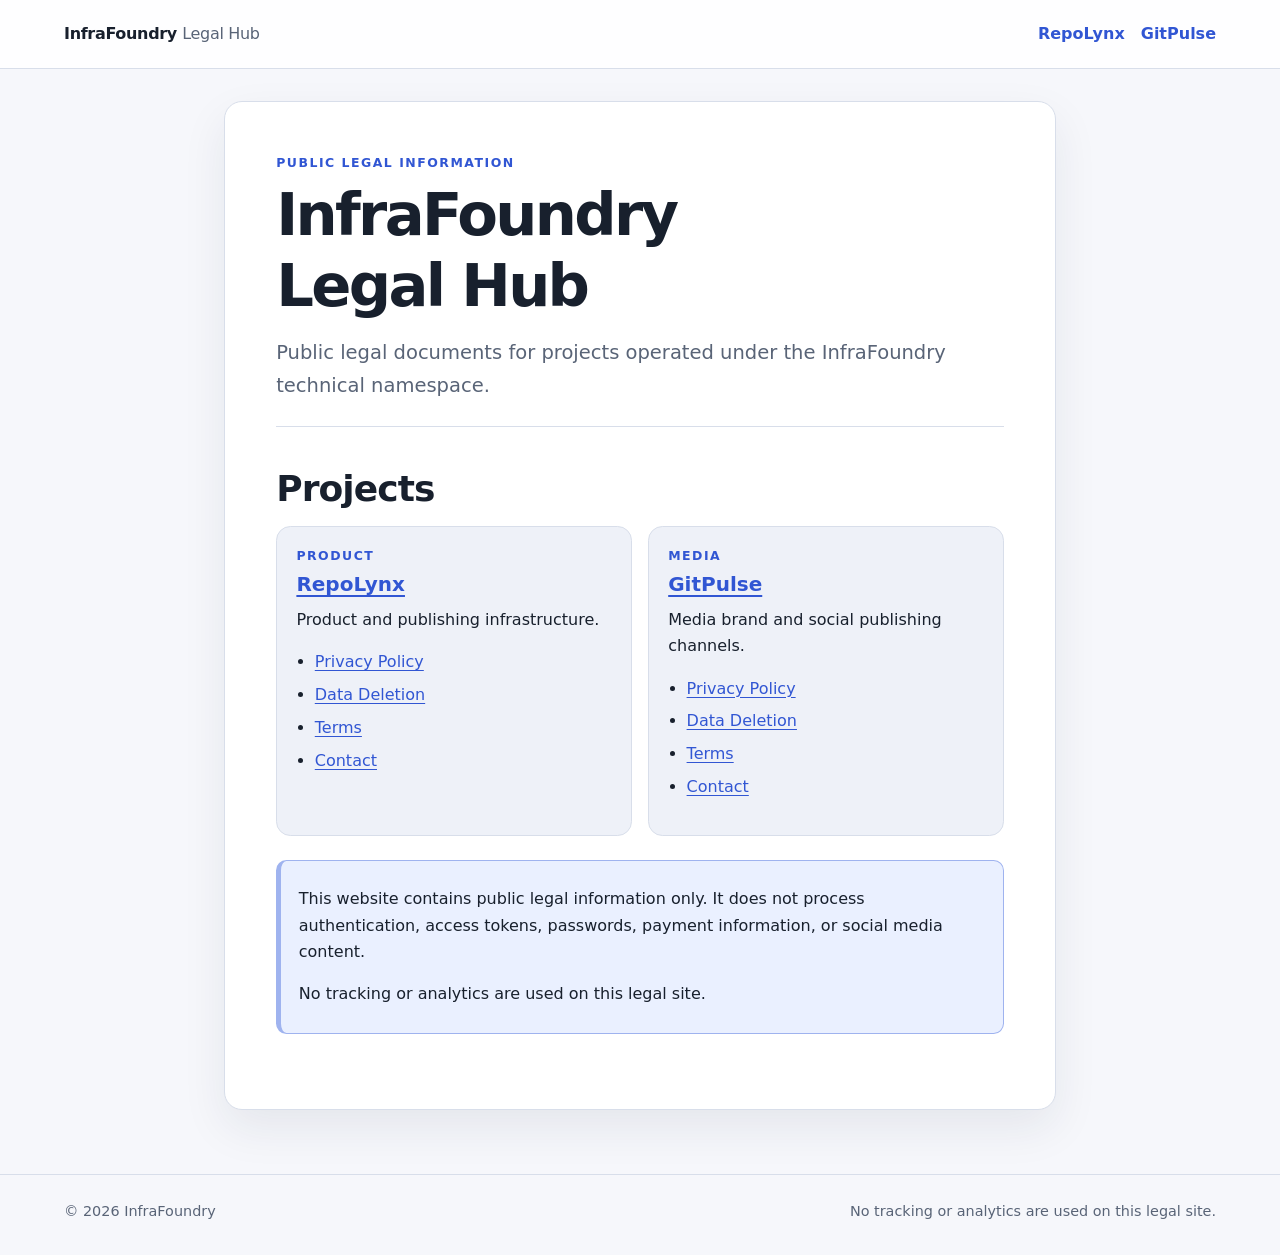
<file: index.html>
<!doctype html>
<html lang="en">
<head>
  <meta charset="utf-8">
  <meta name="viewport" content="width=device-width, initial-scale=1">
  <meta name="color-scheme" content="light dark">
  <title>InfraFoundry Legal Hub</title>
  <meta name="description" content="Public legal documents for RepoLynx and GitPulse projects operated under the InfraFoundry technical namespace.">
  <link rel="canonical" href="https://infrafoundry.github.io/legal-hub/">
  <link rel="icon" href="assets/favicon.svg" type="image/svg+xml">
  <link rel="stylesheet" href="assets/styles.css">
</head>
<body>
  <a class="skip-link" href="#content">Skip to content</a>
  <header class="site-header">
    <div class="shell header-row">
      <a class="brand" href="./" aria-current="page">InfraFoundry <span>Legal Hub</span></a>
      <nav aria-label="Primary">
        <a href="repolynx/">RepoLynx</a>
        <a href="gitpulse/">GitPulse</a>
      </nav>
    </div>
  </header>
  <main id="content" class="shell">
    <article>
      <div class="hero">
        <p class="eyebrow">Public legal information</p>
        <h1 id="english">InfraFoundry Legal Hub</h1>
        <p class="lede">Public legal documents for projects operated under the InfraFoundry technical namespace.</p>
      </div>

      <section aria-labelledby="projects-en">
        <h2 id="projects-en">Projects</h2>
        <div class="project-grid">
          <section class="card" aria-labelledby="repolynx-card-en">
            <p class="card-kicker">Product</p>
            <h3 id="repolynx-card-en"><a href="repolynx/">RepoLynx</a></h3>
            <p>Product and publishing infrastructure.</p>
            <ul class="link-list">
              <li><a href="repolynx/privacy.html">Privacy Policy</a></li>
              <li><a href="repolynx/data-deletion.html">Data Deletion</a></li>
              <li><a href="repolynx/terms.html">Terms</a></li>
              <li><a href="repolynx/contact.html">Contact</a></li>
            </ul>
          </section>
          <section class="card" aria-labelledby="gitpulse-card-en">
            <p class="card-kicker">Media</p>
            <h3 id="gitpulse-card-en"><a href="gitpulse/">GitPulse</a></h3>
            <p>Media brand and social publishing channels.</p>
            <ul class="link-list">
              <li><a href="gitpulse/privacy.html">Privacy Policy</a></li>
              <li><a href="gitpulse/data-deletion.html">Data Deletion</a></li>
              <li><a href="gitpulse/terms.html">Terms</a></li>
              <li><a href="gitpulse/contact.html">Contact</a></li>
            </ul>
          </section>
        </div>
        <aside class="notice">
          <p>This website contains public legal information only. It does not process authentication, access tokens, passwords, payment information, or social media content.</p>
          <p>No tracking or analytics are used on this legal site.</p>
        </aside>
      </section>

    </article>
  </main>
  <footer class="site-footer">
    <div class="shell footer-row">
      <p>© 2026 InfraFoundry</p>
      <p>No tracking or analytics are used on this legal site.</p>
    </div>
  </footer>
</body>
</html>
</file>
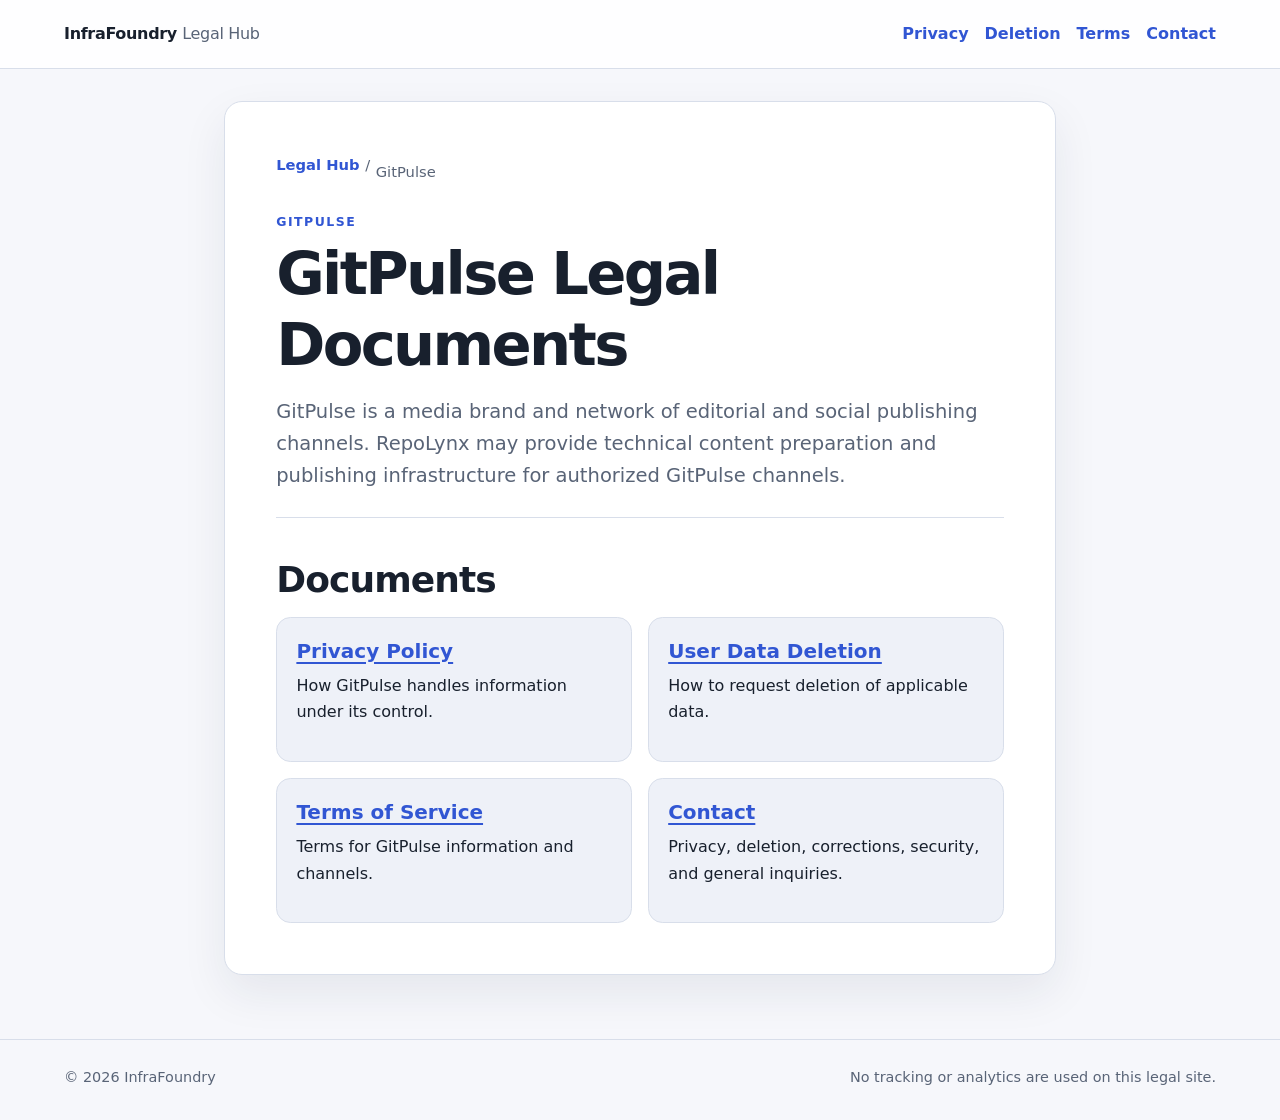
<file: gitpulse/index.html>
<!doctype html>
<html lang="en">
<head>
  <meta charset="utf-8">
  <meta name="viewport" content="width=device-width, initial-scale=1">
  <meta name="color-scheme" content="light dark">
  <title>GitPulse Legal Documents | InfraFoundry</title>
  <meta name="description" content="Privacy, data deletion, terms, and contact documents for GitPulse.">
  <link rel="canonical" href="https://infrafoundry.github.io/legal-hub/gitpulse/">
  <link rel="icon" href="../assets/favicon.svg" type="image/svg+xml">
  <link rel="stylesheet" href="../assets/styles.css">
</head>
<body>
  <a class="skip-link" href="#content">Skip to content</a>
  <header class="site-header">
    <div class="shell header-row">
      <a class="brand" href="../">InfraFoundry <span>Legal Hub</span></a>
      <nav aria-label="GitPulse documents">
        <a href="privacy.html">Privacy</a>
        <a href="data-deletion.html">Deletion</a>
        <a href="terms.html">Terms</a>
        <a href="contact.html">Contact</a>
      </nav>
    </div>
  </header>
  <main id="content" class="shell">
    <article>
      <nav class="breadcrumb" aria-label="Breadcrumb">
        <ol><li><a href="../">Legal Hub</a></li><li aria-current="page">GitPulse</li></ol>
      </nav>
      <div class="hero">
        <p class="eyebrow">GitPulse</p>
        <h1 id="english">GitPulse Legal Documents</h1>
        <p class="lede">GitPulse is a media brand and network of editorial and social publishing channels. RepoLynx may provide technical content preparation and publishing infrastructure for authorized GitPulse channels.</p>
      </div>
      <section aria-labelledby="documents-en">
        <h2 id="documents-en">Documents</h2>
        <div class="project-grid">
          <section class="card"><h3><a href="privacy.html">Privacy Policy</a></h3><p>How GitPulse handles information under its control.</p></section>
          <section class="card"><h3><a href="data-deletion.html">User Data Deletion</a></h3><p>How to request deletion of applicable data.</p></section>
          <section class="card"><h3><a href="terms.html">Terms of Service</a></h3><p>Terms for GitPulse information and channels.</p></section>
          <section class="card"><h3><a href="contact.html">Contact</a></h3><p>Privacy, deletion, corrections, security, and general inquiries.</p></section>
        </div>
      </section>
    </article>
  </main>
  <footer class="site-footer"><div class="shell footer-row"><p>© 2026 InfraFoundry</p><p>No tracking or analytics are used on this legal site.</p></div></footer>
</body>
</html>
</file>
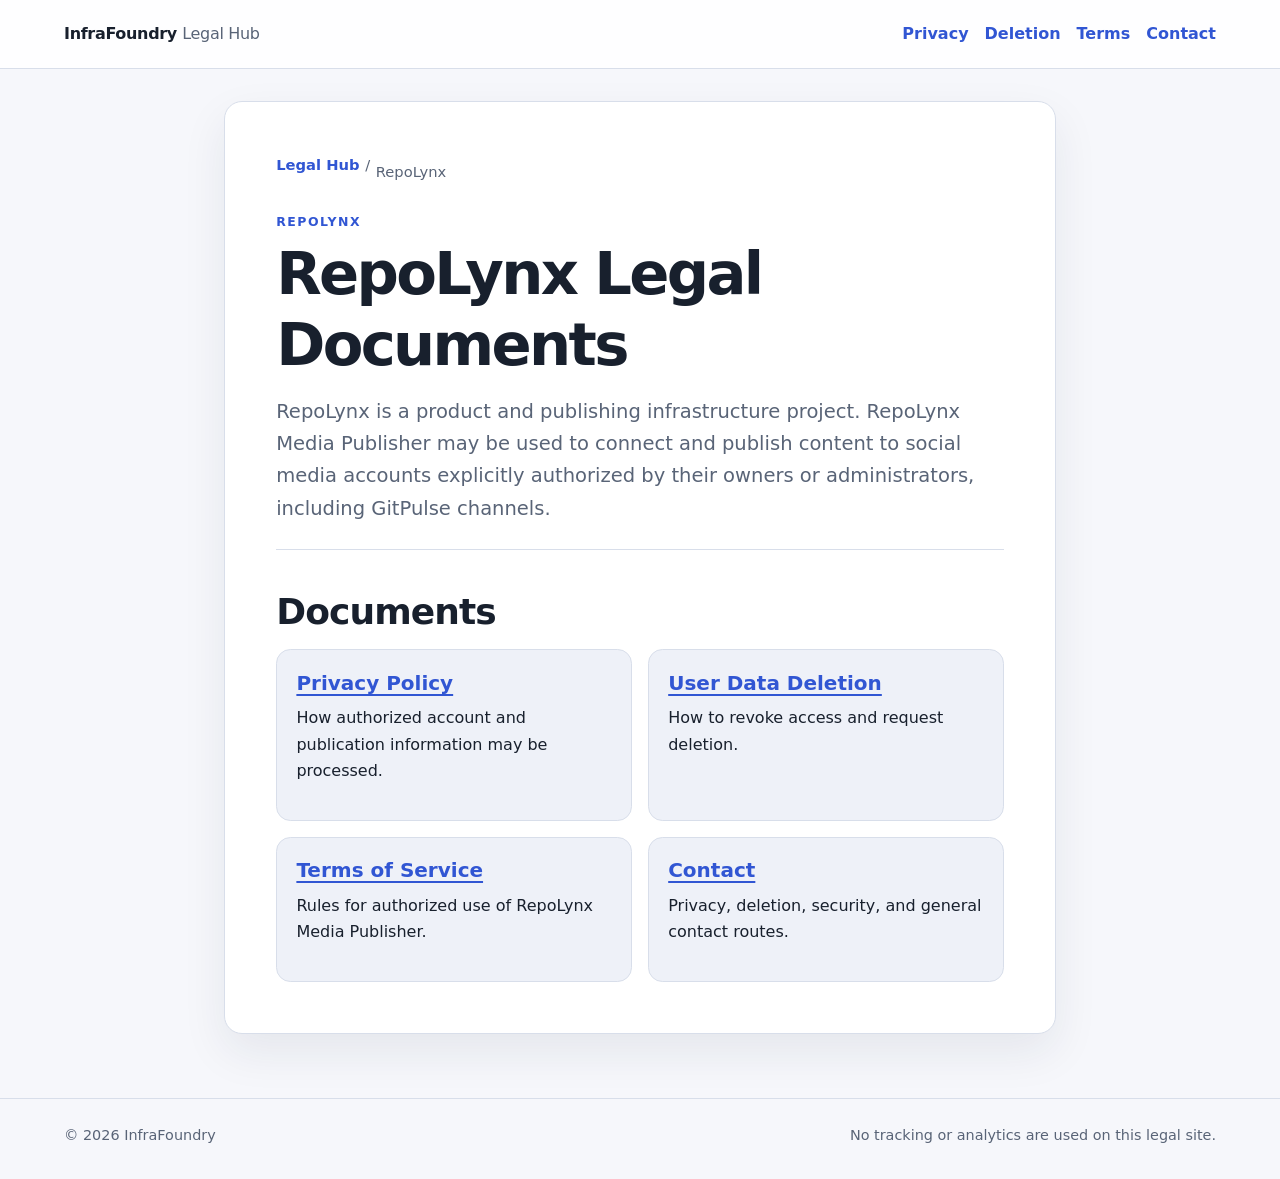
<file: repolynx/index.html>
<!doctype html>
<html lang="en">
<head>
  <meta charset="utf-8">
  <meta name="viewport" content="width=device-width, initial-scale=1">
  <meta name="color-scheme" content="light dark">
  <title>RepoLynx Legal Documents | InfraFoundry</title>
  <meta name="description" content="Privacy, data deletion, terms, and contact documents for RepoLynx Media Publisher.">
  <link rel="canonical" href="https://infrafoundry.github.io/legal-hub/repolynx/">
  <link rel="icon" href="../assets/favicon.svg" type="image/svg+xml">
  <link rel="stylesheet" href="../assets/styles.css">
</head>
<body>
  <a class="skip-link" href="#content">Skip to content</a>
  <header class="site-header">
    <div class="shell header-row">
      <a class="brand" href="../">InfraFoundry <span>Legal Hub</span></a>
      <nav aria-label="RepoLynx documents">
        <a href="privacy.html">Privacy</a>
        <a href="data-deletion.html">Deletion</a>
        <a href="terms.html">Terms</a>
        <a href="contact.html">Contact</a>
      </nav>
    </div>
  </header>
  <main id="content" class="shell">
    <article>
      <nav class="breadcrumb" aria-label="Breadcrumb">
        <ol><li><a href="../">Legal Hub</a></li><li aria-current="page">RepoLynx</li></ol>
      </nav>
      <div class="hero">
        <p class="eyebrow">RepoLynx</p>
        <h1 id="english">RepoLynx Legal Documents</h1>
        <p class="lede">RepoLynx is a product and publishing infrastructure project. RepoLynx Media Publisher may be used to connect and publish content to social media accounts explicitly authorized by their owners or administrators, including GitPulse channels.</p>
      </div>
      <section aria-labelledby="documents-en">
        <h2 id="documents-en">Documents</h2>
        <div class="project-grid">
          <section class="card"><h3><a href="privacy.html">Privacy Policy</a></h3><p>How authorized account and publication information may be processed.</p></section>
          <section class="card"><h3><a href="data-deletion.html">User Data Deletion</a></h3><p>How to revoke access and request deletion.</p></section>
          <section class="card"><h3><a href="terms.html">Terms of Service</a></h3><p>Rules for authorized use of RepoLynx Media Publisher.</p></section>
          <section class="card"><h3><a href="contact.html">Contact</a></h3><p>Privacy, deletion, security, and general contact routes.</p></section>
        </div>
      </section>
    </article>
  </main>
  <footer class="site-footer"><div class="shell footer-row"><p>© 2026 InfraFoundry</p><p>No tracking or analytics are used on this legal site.</p></div></footer>
</body>
</html>
</file>
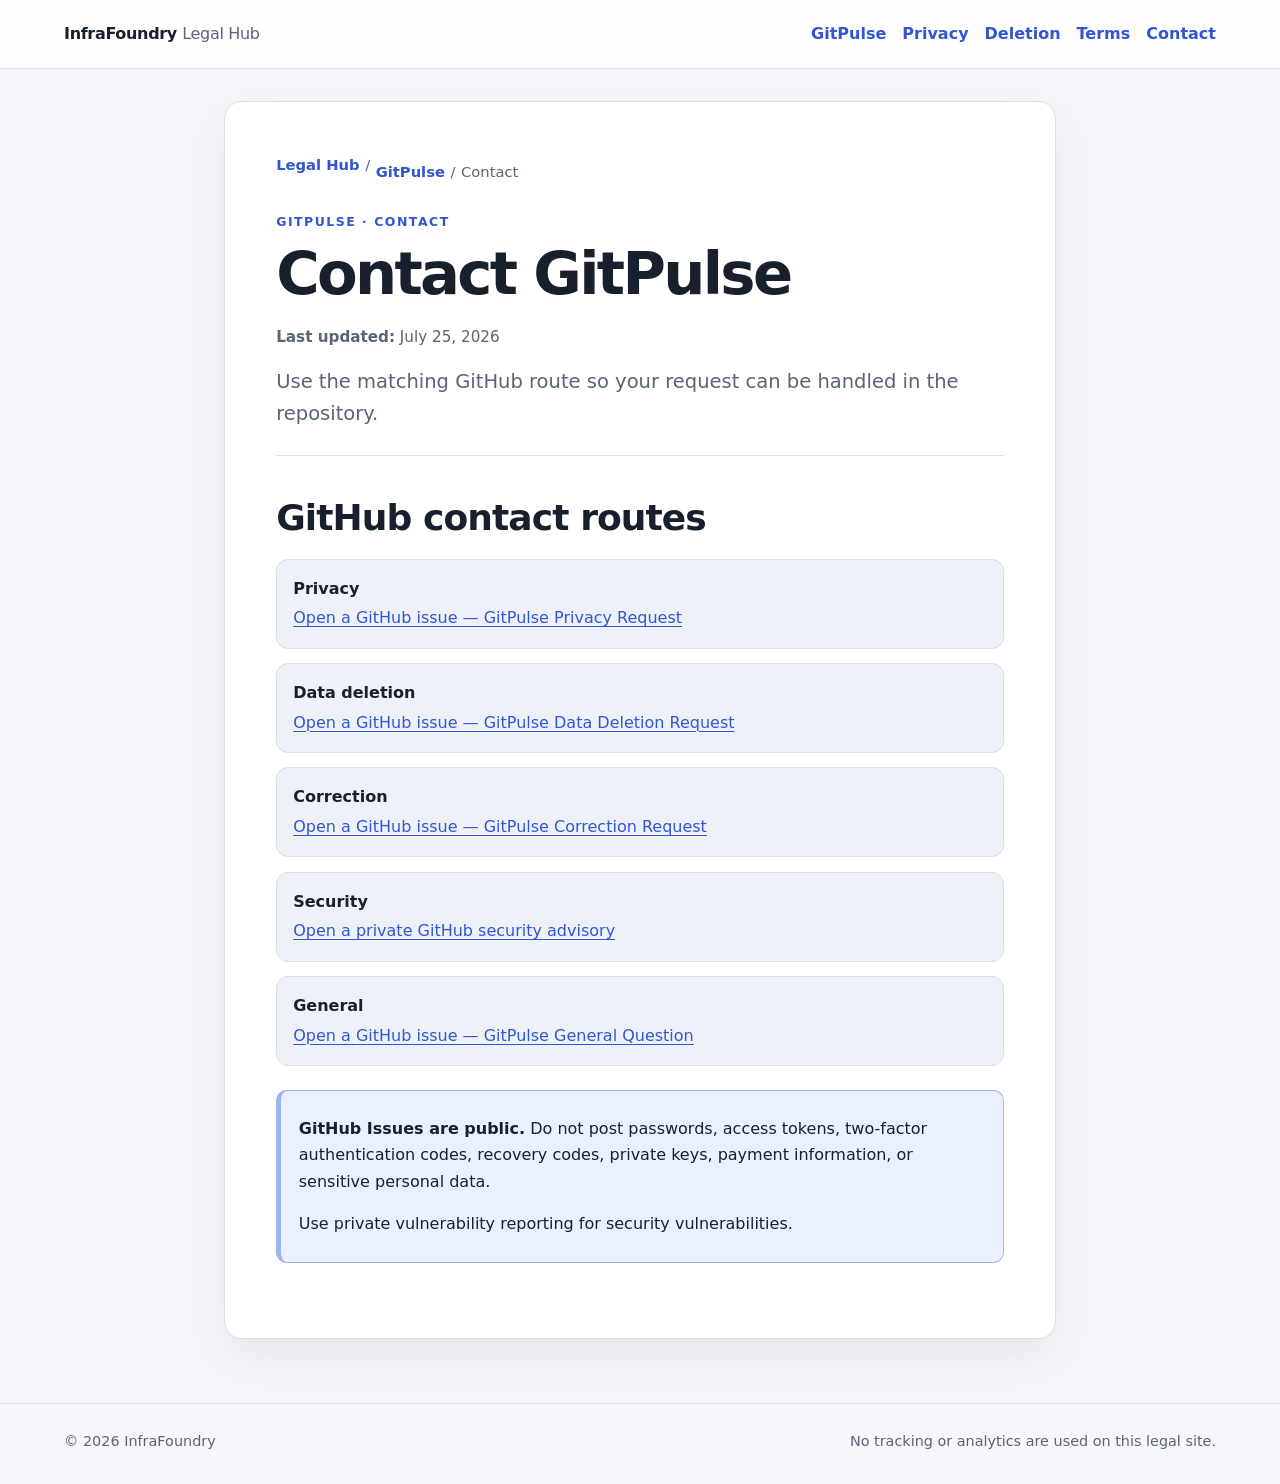
<file: gitpulse/contact.html>
<!doctype html>
<html lang="en">
<head>
  <meta charset="utf-8">
  <meta name="viewport" content="width=device-width, initial-scale=1">
  <meta name="color-scheme" content="light dark">
  <title>Contact GitPulse | InfraFoundry Legal Hub</title>
  <meta name="description" content="Contact routes for GitPulse privacy, deletion, corrections, security, and general questions.">
  <link rel="canonical" href="https://infrafoundry.github.io/legal-hub/gitpulse/contact.html">
  <link rel="icon" href="../assets/favicon.svg" type="image/svg+xml">
  <link rel="stylesheet" href="../assets/styles.css">
</head>
<body>
  <a class="skip-link" href="#content">Skip to content</a>
  <header class="site-header">
    <div class="shell header-row">
      <a class="brand" href="../">InfraFoundry <span>Legal Hub</span></a>
      <nav aria-label="GitPulse documents">
        <a href="./">GitPulse</a><a href="privacy.html">Privacy</a><a href="data-deletion.html">Deletion</a><a href="terms.html">Terms</a><a href="contact.html" aria-current="page">Contact</a>
      </nav>
    </div>
  </header>
  <main id="content" class="shell">
    <article>
      <nav class="breadcrumb" aria-label="Breadcrumb">
        <ol><li><a href="../">Legal Hub</a></li><li><a href="./">GitPulse</a></li><li aria-current="page">Contact</li></ol>
      </nav>
      <div class="hero">
        <p class="eyebrow">GitPulse · Contact</p>
        <h1 id="english">Contact GitPulse</h1>
        <p class="meta"><strong>Last updated:</strong> July 25, 2026</p>
        <p class="lede">Use the matching GitHub route so your request can be handled in the repository.</p>
      </div>
      <section aria-labelledby="contacts-en">
        <h2 id="contacts-en">GitHub contact routes</h2>
        <div class="contact-list">
          <div class="contact-item"><strong>Privacy</strong><a href="https://github.com/InfraFoundry/legal-hub/issues/new?title=GitPulse%20Privacy%20Request">Open a GitHub issue — GitPulse Privacy Request</a></div>
          <div class="contact-item"><strong>Data deletion</strong><a href="https://github.com/InfraFoundry/legal-hub/issues/new?title=GitPulse%20Data%20Deletion%20Request">Open a GitHub issue — GitPulse Data Deletion Request</a></div>
          <div class="contact-item"><strong>Correction</strong><a href="https://github.com/InfraFoundry/legal-hub/issues/new?title=GitPulse%20Correction%20Request">Open a GitHub issue — GitPulse Correction Request</a></div>
          <div class="contact-item"><strong>Security</strong><a href="https://github.com/InfraFoundry/legal-hub/security/advisories/new">Open a private GitHub security advisory</a></div>
          <div class="contact-item"><strong>General</strong><a href="https://github.com/InfraFoundry/legal-hub/issues/new?title=GitPulse%20General%20Question">Open a GitHub issue — GitPulse General Question</a></div>
        </div>
        <aside class="notice">
          <p><strong>GitHub Issues are public.</strong> Do not post passwords, access tokens, two-factor authentication codes, recovery codes, private keys, payment information, or sensitive personal data.</p>
          <p>Use private vulnerability reporting for security vulnerabilities.</p>
        </aside>
      </section>
    </article>
  </main>
  <footer class="site-footer"><div class="shell footer-row"><p>© 2026 InfraFoundry</p><p>No tracking or analytics are used on this legal site.</p></div></footer>
</body>
</html>
</file>
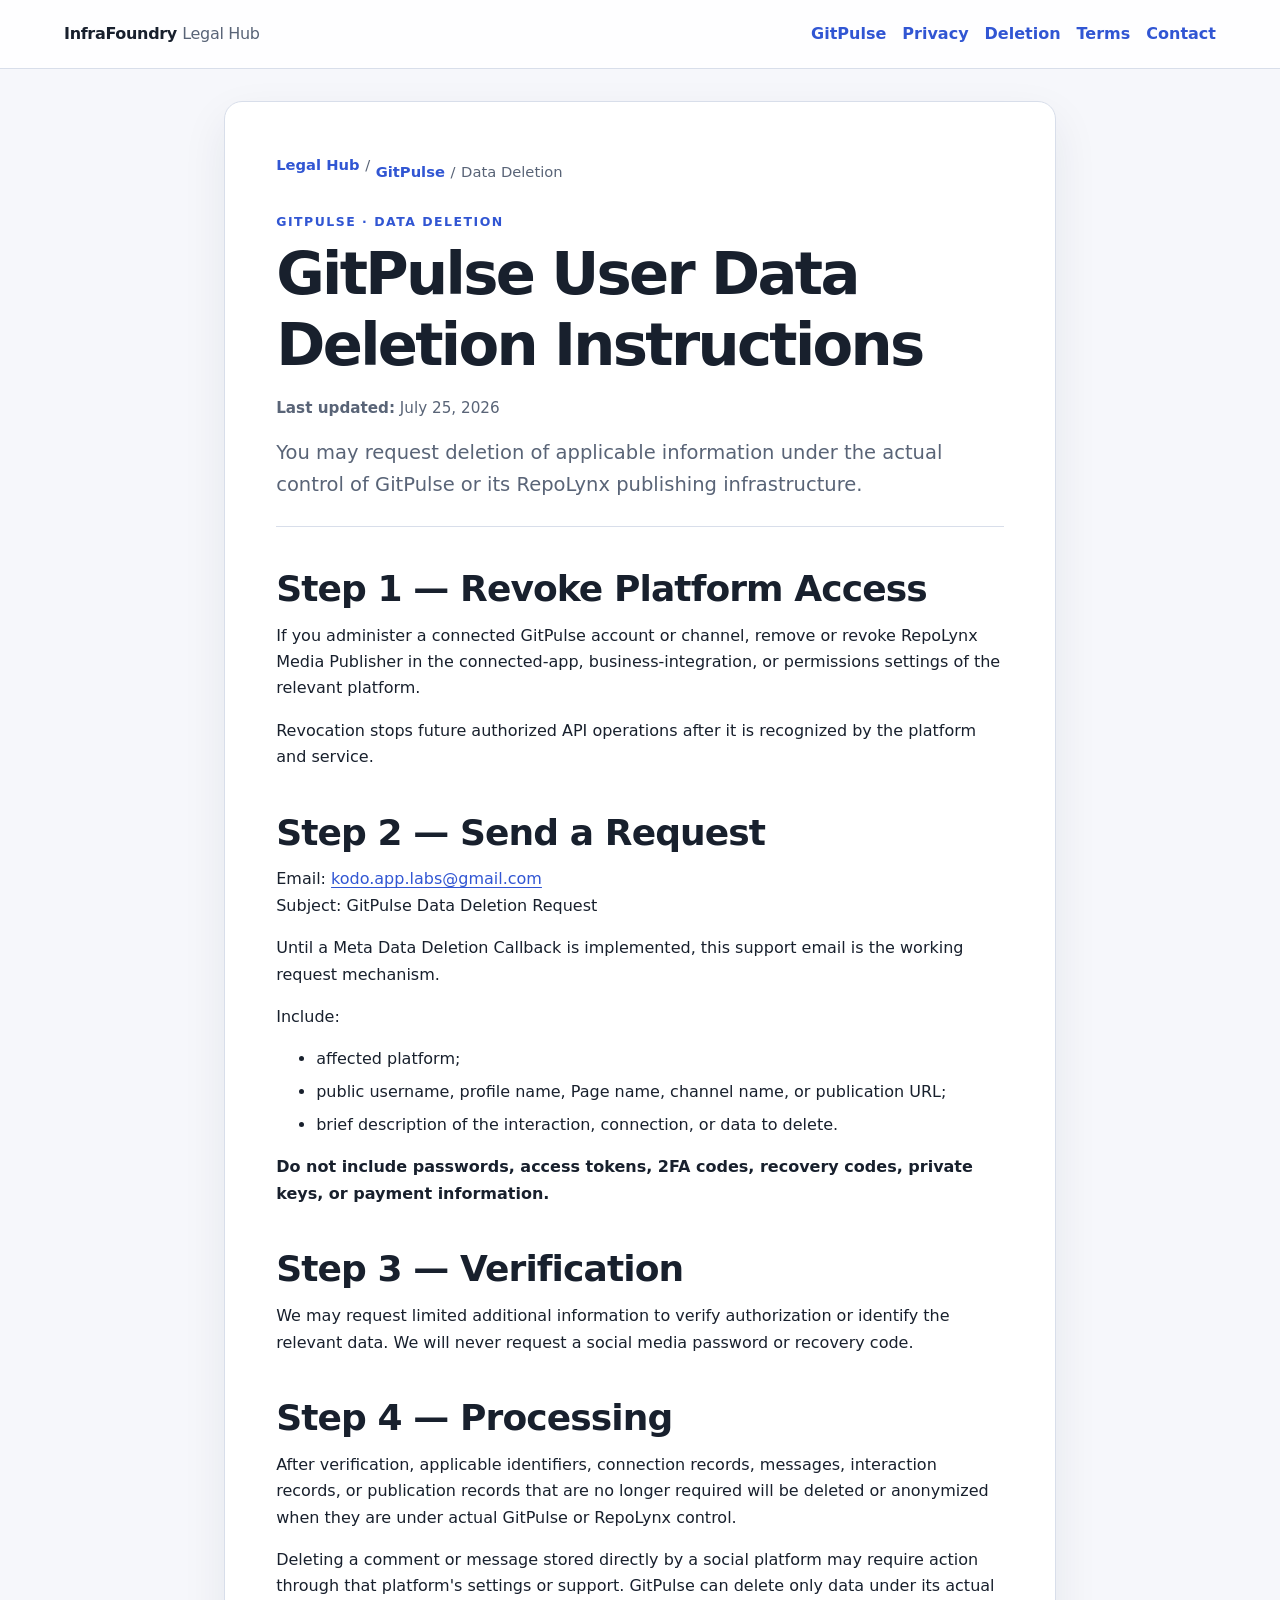
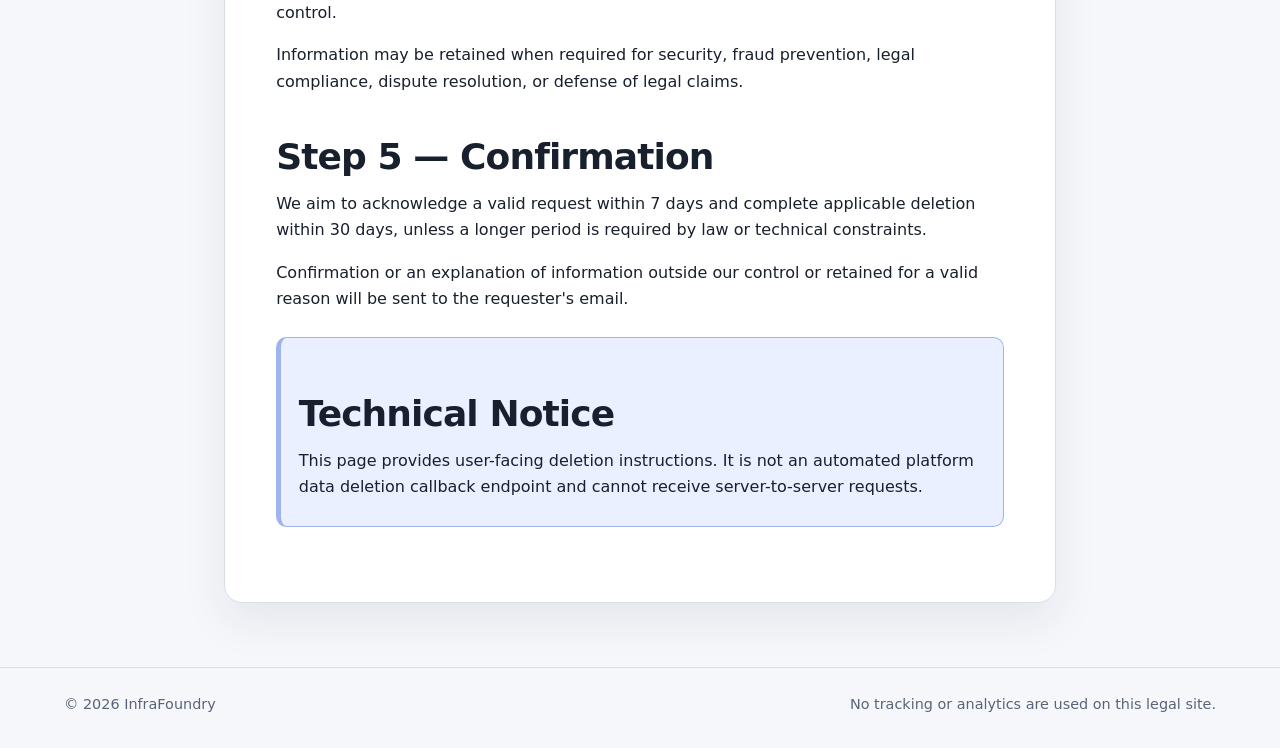
<file: gitpulse/data-deletion.html>
<!doctype html>
<html lang="en">
<head>
  <meta charset="utf-8">
  <meta name="viewport" content="width=device-width, initial-scale=1">
  <meta name="color-scheme" content="light dark">
  <title>GitPulse User Data Deletion Instructions</title>
  <meta name="description" content="How to request deletion of applicable data under GitPulse control.">
  <link rel="canonical" href="https://infrafoundry.github.io/legal-hub/gitpulse/data-deletion.html">
  <link rel="icon" href="../assets/favicon.svg" type="image/svg+xml">
  <link rel="stylesheet" href="../assets/styles.css">
</head>
<body>
  <a class="skip-link" href="#content">Skip to content</a>
  <header class="site-header">
    <div class="shell header-row">
      <a class="brand" href="../">InfraFoundry <span>Legal Hub</span></a>
      <nav aria-label="GitPulse documents">
        <a href="./">GitPulse</a><a href="privacy.html">Privacy</a><a href="data-deletion.html" aria-current="page">Deletion</a><a href="terms.html">Terms</a><a href="contact.html">Contact</a>
      </nav>
    </div>
  </header>
  <main id="content" class="shell">
    <article>
      <nav class="breadcrumb" aria-label="Breadcrumb">
        <ol><li><a href="../">Legal Hub</a></li><li><a href="./">GitPulse</a></li><li aria-current="page">Data Deletion</li></ol>
      </nav>
      <div class="hero">
        <p class="eyebrow">GitPulse · Data deletion</p>
        <h1 id="english">GitPulse User Data Deletion Instructions</h1>
        <p class="meta"><strong>Last updated:</strong> July 25, 2026</p>
        <p class="lede">You may request deletion of applicable information under the actual control of GitPulse or its RepoLynx publishing infrastructure.</p>
      </div>
      <section aria-labelledby="step-1-en">
        <h2 id="step-1-en">Step 1 — Revoke Platform Access</h2>
        <p>If you administer a connected GitPulse account or channel, remove or revoke RepoLynx Media Publisher in the connected-app, business-integration, or permissions settings of the relevant platform.</p>
        <p>Revocation stops future authorized API operations after it is recognized by the platform and service.</p>
      </section>
      <section aria-labelledby="step-2-en">
        <h2 id="step-2-en">Step 2 — Send a Request</h2>
        <p>Email: <a href="mailto:kodo.app.labs@gmail.com?subject=GitPulse%20Data%20Deletion%20Request">kodo.app.labs@gmail.com</a><br>
        Subject: GitPulse Data Deletion Request</p>
        <p>Until a Meta Data Deletion Callback is implemented, this support email is the working request mechanism.</p>
        <p>Include:</p>
        <ul>
          <li>affected platform;</li>
          <li>public username, profile name, Page name, channel name, or publication URL;</li>
          <li>brief description of the interaction, connection, or data to delete.</li>
        </ul>
        <p><strong>Do not include passwords, access tokens, 2FA codes, recovery codes, private keys, or payment information.</strong></p>
      </section>
      <section aria-labelledby="step-3-en">
        <h2 id="step-3-en">Step 3 — Verification</h2>
        <p>We may request limited additional information to verify authorization or identify the relevant data. We will never request a social media password or recovery code.</p>
      </section>
      <section aria-labelledby="step-4-en">
        <h2 id="step-4-en">Step 4 — Processing</h2>
        <p>After verification, applicable identifiers, connection records, messages, interaction records, or publication records that are no longer required will be deleted or anonymized when they are under actual GitPulse or RepoLynx control.</p>
        <p>Deleting a comment or message stored directly by a social platform may require action through that platform's settings or support. GitPulse can delete only data under its actual control.</p>
        <p>Information may be retained when required for security, fraud prevention, legal compliance, dispute resolution, or defense of legal claims.</p>
      </section>
      <section aria-labelledby="step-5-en">
        <h2 id="step-5-en">Step 5 — Confirmation</h2>
        <p>We aim to acknowledge a valid request within 7 days and complete applicable deletion within 30 days, unless a longer period is required by law or technical constraints.</p>
        <p>Confirmation or an explanation of information outside our control or retained for a valid reason will be sent to the requester's email.</p>
      </section>
      <aside class="notice" aria-labelledby="notice-en">
        <h2 id="notice-en">Technical Notice</h2>
        <p>This page provides user-facing deletion instructions. It is not an automated platform data deletion callback endpoint and cannot receive server-to-server requests.</p>
      </aside>

    </article>
  </main>
  <footer class="site-footer"><div class="shell footer-row"><p>© 2026 InfraFoundry</p><p>No tracking or analytics are used on this legal site.</p></div></footer>
</body>
</html>
</file>
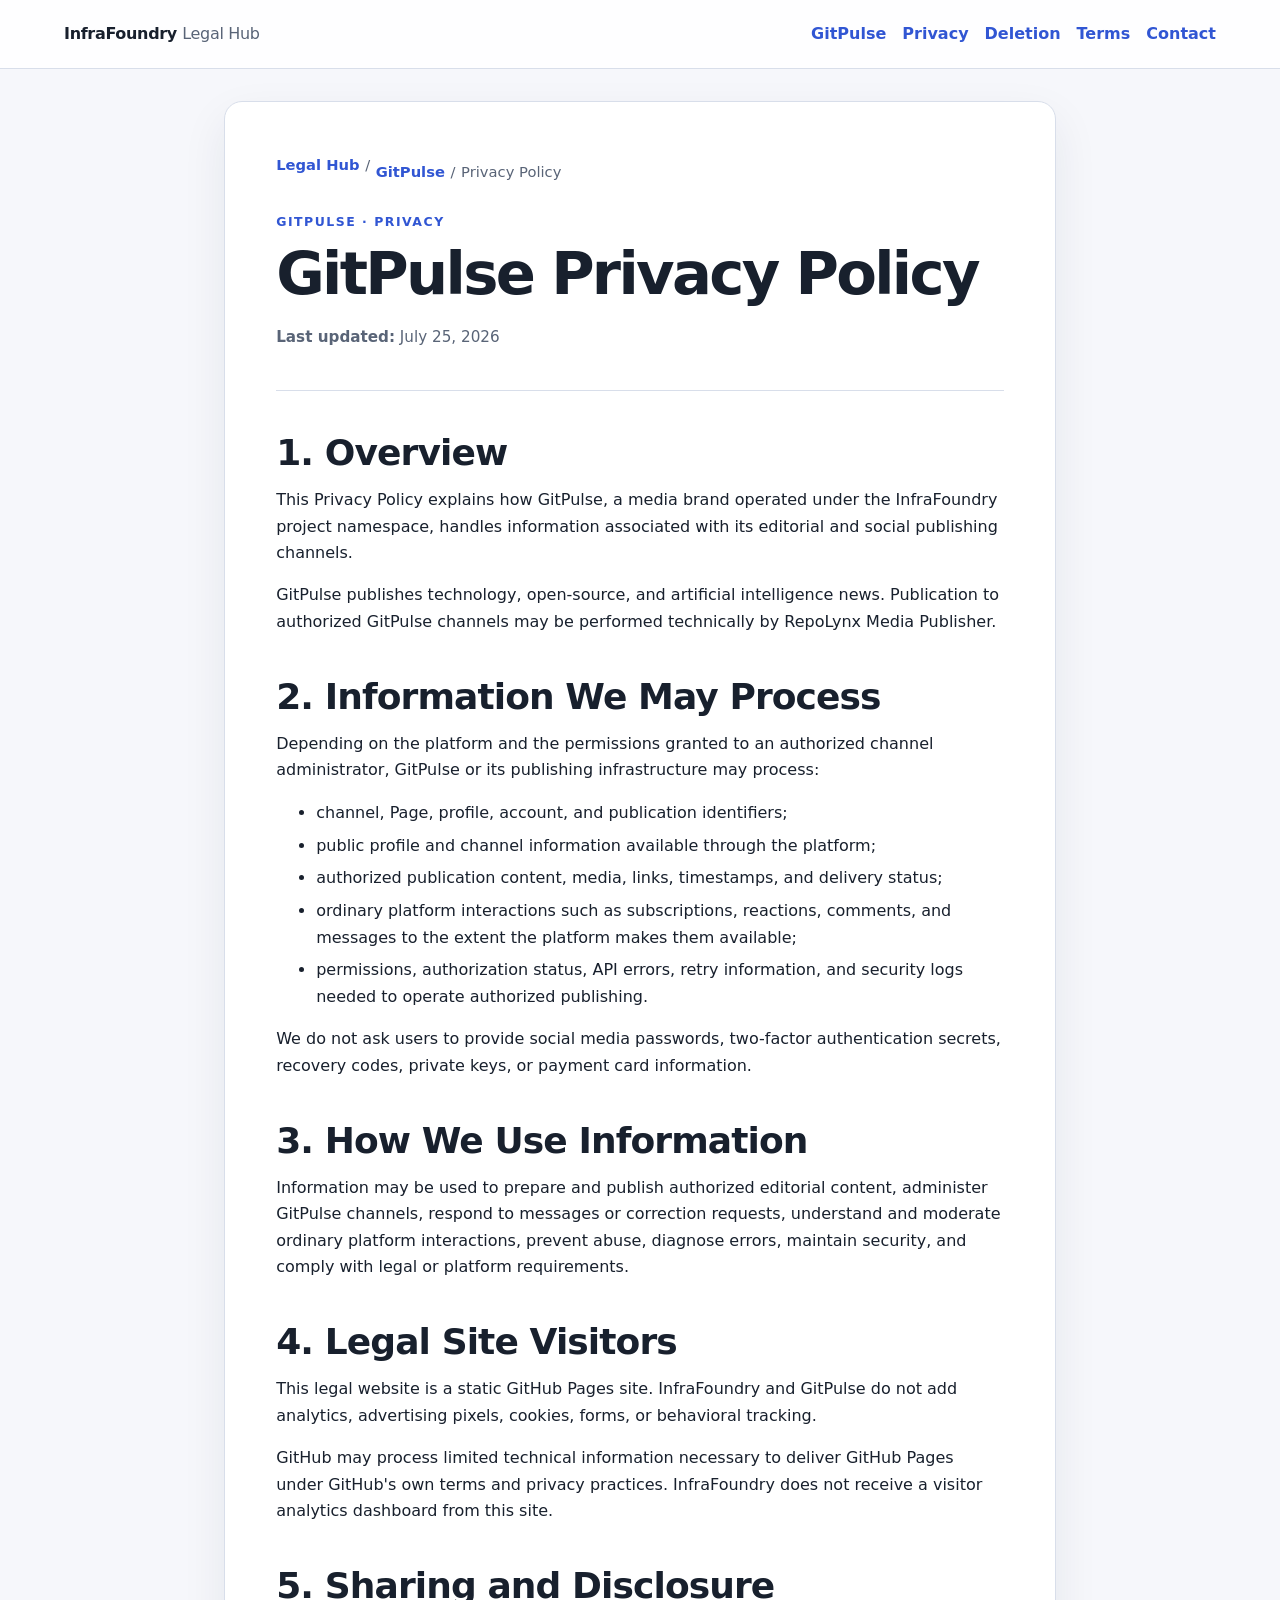
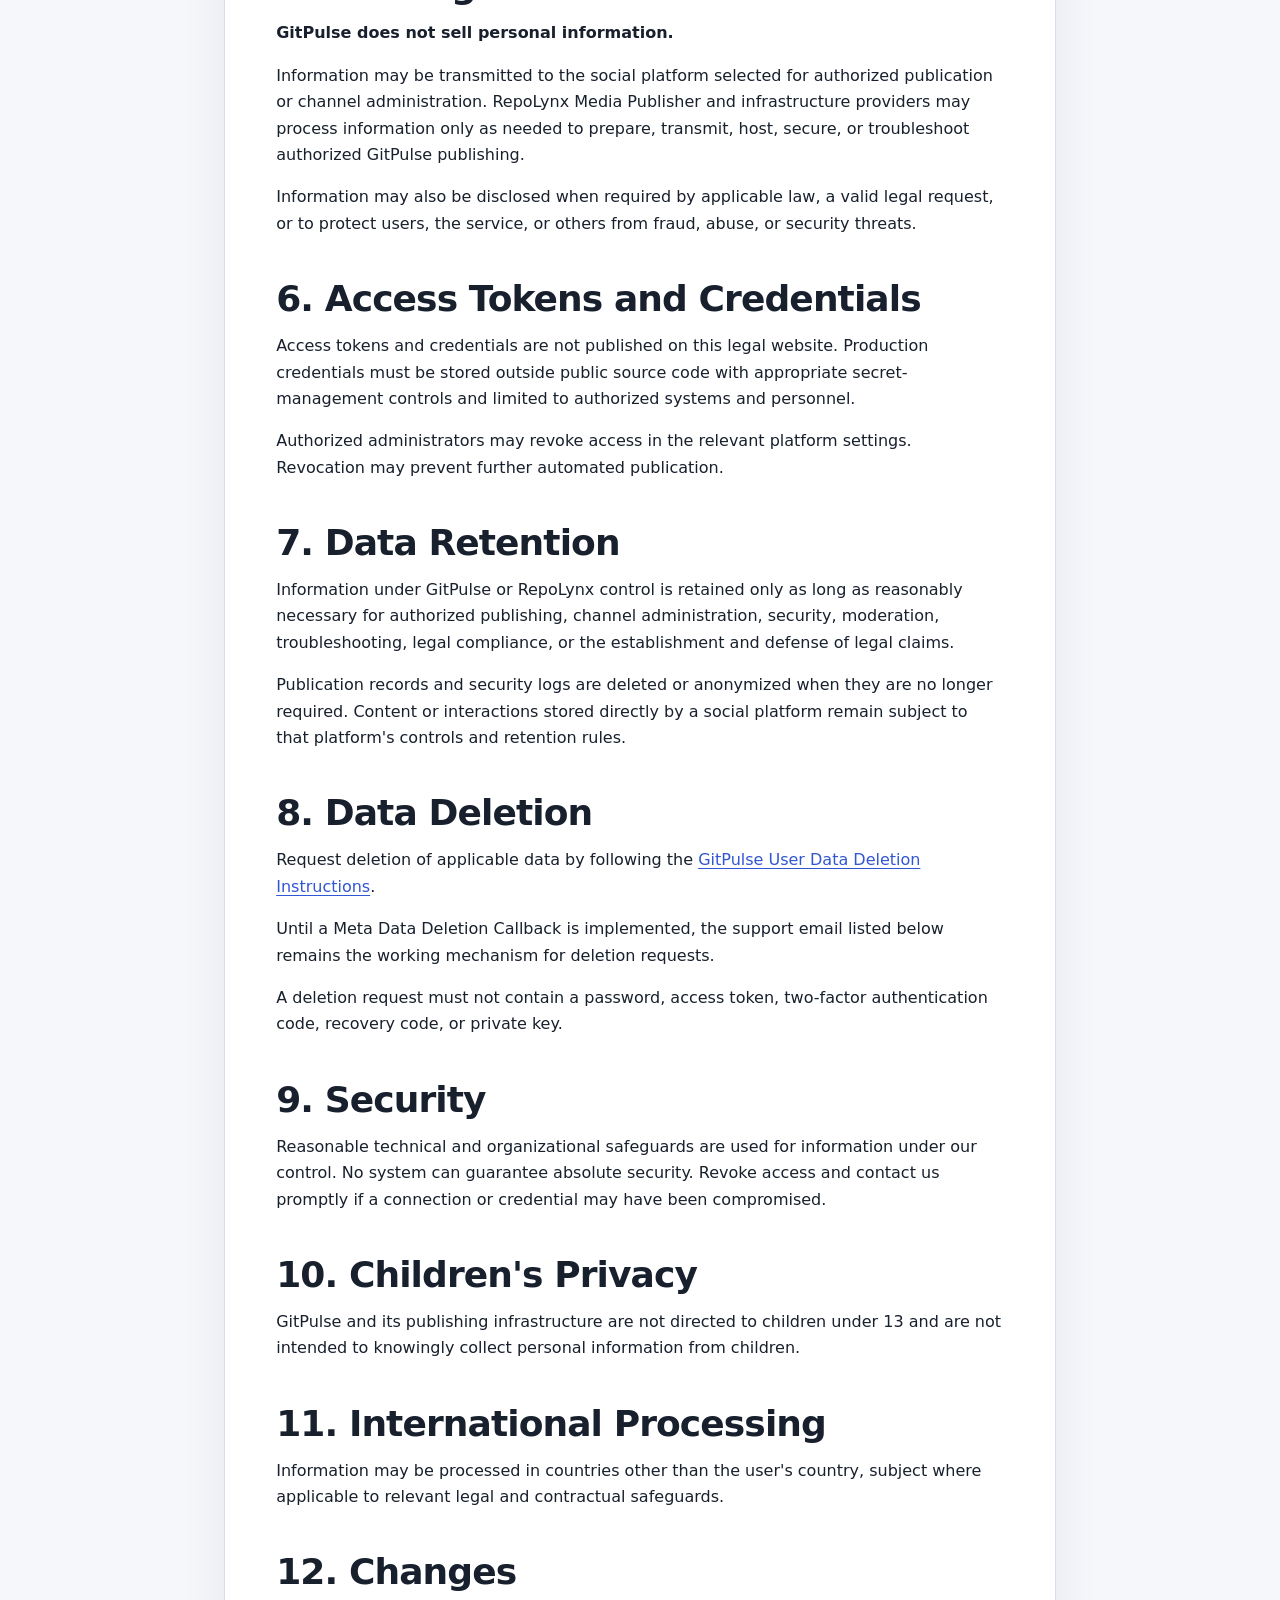
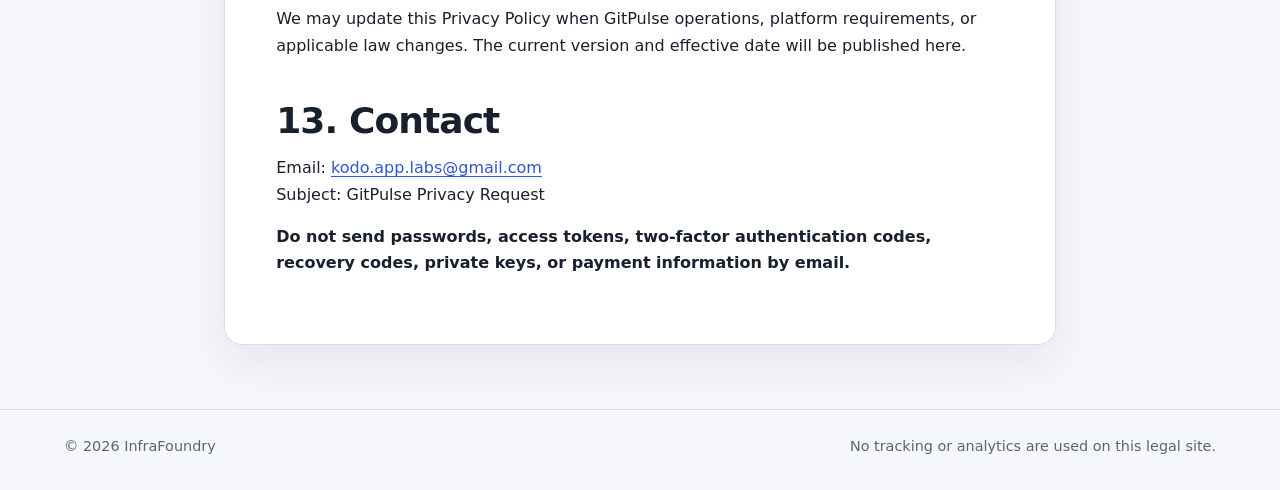
<file: gitpulse/privacy.html>
<!doctype html>
<html lang="en">
<head>
  <meta charset="utf-8">
  <meta name="viewport" content="width=device-width, initial-scale=1">
  <meta name="color-scheme" content="light dark">
  <title>GitPulse Privacy Policy</title>
  <meta name="description" content="Privacy Policy for the GitPulse media brand and its authorized publishing channels.">
  <link rel="canonical" href="https://infrafoundry.github.io/legal-hub/gitpulse/privacy.html">
  <link rel="icon" href="../assets/favicon.svg" type="image/svg+xml">
  <link rel="stylesheet" href="../assets/styles.css">
</head>
<body>
  <a class="skip-link" href="#content">Skip to content</a>
  <header class="site-header">
    <div class="shell header-row">
      <a class="brand" href="../">InfraFoundry <span>Legal Hub</span></a>
      <nav aria-label="GitPulse documents">
        <a href="./">GitPulse</a><a href="privacy.html" aria-current="page">Privacy</a><a href="data-deletion.html">Deletion</a><a href="terms.html">Terms</a><a href="contact.html">Contact</a>
      </nav>
    </div>
  </header>
  <main id="content" class="shell">
    <article>
      <nav class="breadcrumb" aria-label="Breadcrumb">
        <ol><li><a href="../">Legal Hub</a></li><li><a href="./">GitPulse</a></li><li aria-current="page">Privacy Policy</li></ol>
      </nav>
      <div class="hero">
        <p class="eyebrow">GitPulse · Privacy</p>
        <h1 id="english">GitPulse Privacy Policy</h1>
        <p class="meta"><strong>Last updated:</strong> July 25, 2026</p>
      </div>

      <section aria-labelledby="overview-en">
        <h2 id="overview-en">1. Overview</h2>
        <p>This Privacy Policy explains how GitPulse, a media brand operated under the InfraFoundry project namespace, handles information associated with its editorial and social publishing channels.</p>
        <p>GitPulse publishes technology, open-source, and artificial intelligence news. Publication to authorized GitPulse channels may be performed technically by RepoLynx Media Publisher.</p>
      </section>
      <section aria-labelledby="information-en">
        <h2 id="information-en">2. Information We May Process</h2>
        <p>Depending on the platform and the permissions granted to an authorized channel administrator, GitPulse or its publishing infrastructure may process:</p>
        <ul>
          <li>channel, Page, profile, account, and publication identifiers;</li>
          <li>public profile and channel information available through the platform;</li>
          <li>authorized publication content, media, links, timestamps, and delivery status;</li>
          <li>ordinary platform interactions such as subscriptions, reactions, comments, and messages to the extent the platform makes them available;</li>
          <li>permissions, authorization status, API errors, retry information, and security logs needed to operate authorized publishing.</li>
        </ul>
        <p>We do not ask users to provide social media passwords, two-factor authentication secrets, recovery codes, private keys, or payment card information.</p>
      </section>
      <section aria-labelledby="use-en">
        <h2 id="use-en">3. How We Use Information</h2>
        <p>Information may be used to prepare and publish authorized editorial content, administer GitPulse channels, respond to messages or correction requests, understand and moderate ordinary platform interactions, prevent abuse, diagnose errors, maintain security, and comply with legal or platform requirements.</p>
      </section>
      <section aria-labelledby="visitors-en">
        <h2 id="visitors-en">4. Legal Site Visitors</h2>
        <p>This legal website is a static GitHub Pages site. InfraFoundry and GitPulse do not add analytics, advertising pixels, cookies, forms, or behavioral tracking.</p>
        <p>GitHub may process limited technical information necessary to deliver GitHub Pages under GitHub's own terms and privacy practices. InfraFoundry does not receive a visitor analytics dashboard from this site.</p>
      </section>
      <section aria-labelledby="sharing-en">
        <h2 id="sharing-en">5. Sharing and Disclosure</h2>
        <p><strong>GitPulse does not sell personal information.</strong></p>
        <p>Information may be transmitted to the social platform selected for authorized publication or channel administration. RepoLynx Media Publisher and infrastructure providers may process information only as needed to prepare, transmit, host, secure, or troubleshoot authorized GitPulse publishing.</p>
        <p>Information may also be disclosed when required by applicable law, a valid legal request, or to protect users, the service, or others from fraud, abuse, or security threats.</p>
      </section>
      <section aria-labelledby="credentials-en">
        <h2 id="credentials-en">6. Access Tokens and Credentials</h2>
        <p>Access tokens and credentials are not published on this legal website. Production credentials must be stored outside public source code with appropriate secret-management controls and limited to authorized systems and personnel.</p>
        <p>Authorized administrators may revoke access in the relevant platform settings. Revocation may prevent further automated publication.</p>
      </section>
      <section aria-labelledby="retention-en">
        <h2 id="retention-en">7. Data Retention</h2>
        <p>Information under GitPulse or RepoLynx control is retained only as long as reasonably necessary for authorized publishing, channel administration, security, moderation, troubleshooting, legal compliance, or the establishment and defense of legal claims.</p>
        <p>Publication records and security logs are deleted or anonymized when they are no longer required. Content or interactions stored directly by a social platform remain subject to that platform's controls and retention rules.</p>
      </section>
      <section aria-labelledby="deletion-en">
        <h2 id="deletion-en">8. Data Deletion</h2>
        <p>Request deletion of applicable data by following the <a href="https://infrafoundry.github.io/legal-hub/gitpulse/data-deletion.html">GitPulse User Data Deletion Instructions</a>.</p>
        <p>Until a Meta Data Deletion Callback is implemented, the support email listed below remains the working mechanism for deletion requests.</p>
        <p>A deletion request must not contain a password, access token, two-factor authentication code, recovery code, or private key.</p>
      </section>
      <section aria-labelledby="security-en">
        <h2 id="security-en">9. Security</h2>
        <p>Reasonable technical and organizational safeguards are used for information under our control. No system can guarantee absolute security. Revoke access and contact us promptly if a connection or credential may have been compromised.</p>
      </section>
      <section aria-labelledby="children-en">
        <h2 id="children-en">10. Children's Privacy</h2>
        <p>GitPulse and its publishing infrastructure are not directed to children under 13 and are not intended to knowingly collect personal information from children.</p>
      </section>
      <section aria-labelledby="international-en">
        <h2 id="international-en">11. International Processing</h2>
        <p>Information may be processed in countries other than the user's country, subject where applicable to relevant legal and contractual safeguards.</p>
      </section>
      <section aria-labelledby="changes-en">
        <h2 id="changes-en">12. Changes</h2>
        <p>We may update this Privacy Policy when GitPulse operations, platform requirements, or applicable law changes. The current version and effective date will be published here.</p>
      </section>
      <section aria-labelledby="contact-en">
        <h2 id="contact-en">13. Contact</h2>
        <p>Email: <a href="mailto:kodo.app.labs@gmail.com?subject=GitPulse%20Privacy%20Request">kodo.app.labs@gmail.com</a><br>
        Subject: GitPulse Privacy Request</p>
        <p><strong>Do not send passwords, access tokens, two-factor authentication codes, recovery codes, private keys, or payment information by email.</strong></p>
      </section>

    </article>
  </main>
  <footer class="site-footer"><div class="shell footer-row"><p>© 2026 InfraFoundry</p><p>No tracking or analytics are used on this legal site.</p></div></footer>
</body>
</html>
</file>
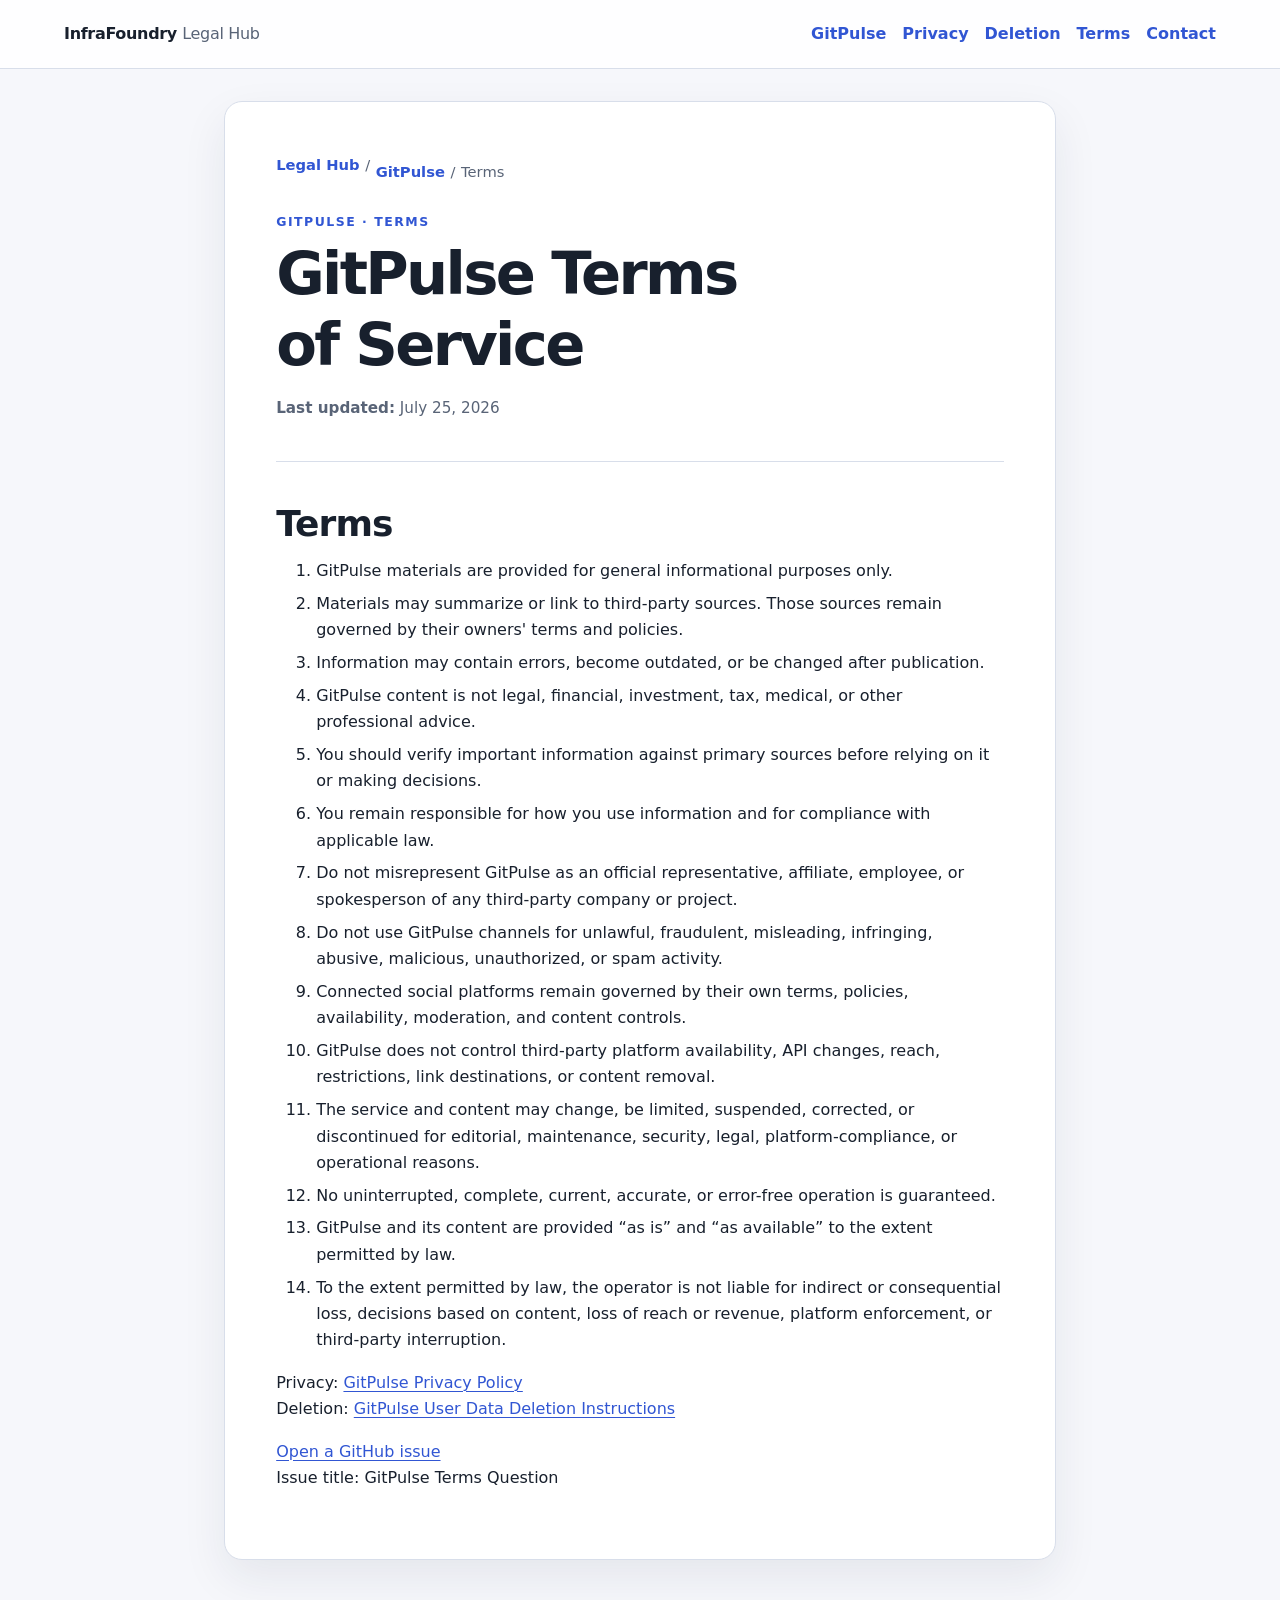
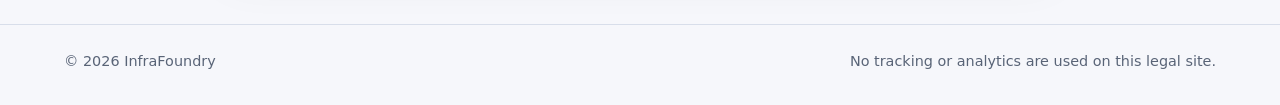
<file: gitpulse/terms.html>
<!doctype html>
<html lang="en">
<head>
  <meta charset="utf-8">
  <meta name="viewport" content="width=device-width, initial-scale=1">
  <meta name="color-scheme" content="light dark">
  <title>GitPulse Terms of Service</title>
  <meta name="description" content="Terms for GitPulse editorial information and social publishing channels.">
  <link rel="canonical" href="https://infrafoundry.github.io/legal-hub/gitpulse/terms.html">
  <link rel="icon" href="../assets/favicon.svg" type="image/svg+xml">
  <link rel="stylesheet" href="../assets/styles.css">
</head>
<body>
  <a class="skip-link" href="#content">Skip to content</a>
  <header class="site-header">
    <div class="shell header-row">
      <a class="brand" href="../">InfraFoundry <span>Legal Hub</span></a>
      <nav aria-label="GitPulse documents">
        <a href="./">GitPulse</a><a href="privacy.html">Privacy</a><a href="data-deletion.html">Deletion</a><a href="terms.html" aria-current="page">Terms</a><a href="contact.html">Contact</a>
      </nav>
    </div>
  </header>
  <main id="content" class="shell">
    <article>
      <nav class="breadcrumb" aria-label="Breadcrumb">
        <ol><li><a href="../">Legal Hub</a></li><li><a href="./">GitPulse</a></li><li aria-current="page">Terms</li></ol>
      </nav>
      <div class="hero">
        <p class="eyebrow">GitPulse · Terms</p>
        <h1 id="english">GitPulse Terms of Service</h1>
        <p class="meta"><strong>Last updated:</strong> July 25, 2026</p>
      </div>
      <section aria-labelledby="terms-en">
        <h2 id="terms-en">Terms</h2>
        <ol>
          <li>GitPulse materials are provided for general informational purposes only.</li>
          <li>Materials may summarize or link to third-party sources. Those sources remain governed by their owners' terms and policies.</li>
          <li>Information may contain errors, become outdated, or be changed after publication.</li>
          <li>GitPulse content is not legal, financial, investment, tax, medical, or other professional advice.</li>
          <li>You should verify important information against primary sources before relying on it or making decisions.</li>
          <li>You remain responsible for how you use information and for compliance with applicable law.</li>
          <li>Do not misrepresent GitPulse as an official representative, affiliate, employee, or spokesperson of any third-party company or project.</li>
          <li>Do not use GitPulse channels for unlawful, fraudulent, misleading, infringing, abusive, malicious, unauthorized, or spam activity.</li>
          <li>Connected social platforms remain governed by their own terms, policies, availability, moderation, and content controls.</li>
          <li>GitPulse does not control third-party platform availability, API changes, reach, restrictions, link destinations, or content removal.</li>
          <li>The service and content may change, be limited, suspended, corrected, or discontinued for editorial, maintenance, security, legal, platform-compliance, or operational reasons.</li>
          <li>No uninterrupted, complete, current, accurate, or error-free operation is guaranteed.</li>
          <li>GitPulse and its content are provided “as is” and “as available” to the extent permitted by law.</li>
          <li>To the extent permitted by law, the operator is not liable for indirect or consequential loss, decisions based on content, loss of reach or revenue, platform enforcement, or third-party interruption.</li>
        </ol>
        <p>Privacy: <a href="https://infrafoundry.github.io/legal-hub/gitpulse/privacy.html">GitPulse Privacy Policy</a><br>
        Deletion: <a href="https://infrafoundry.github.io/legal-hub/gitpulse/data-deletion.html">GitPulse User Data Deletion Instructions</a></p>
        <p><a href="https://github.com/InfraFoundry/legal-hub/issues/new?title=GitPulse%20Terms%20Question">Open a GitHub issue</a><br>
        Issue title: GitPulse Terms Question</p>
      </section>
    </article>
  </main>
  <footer class="site-footer"><div class="shell footer-row"><p>© 2026 InfraFoundry</p><p>No tracking or analytics are used on this legal site.</p></div></footer>
</body>
</html>
</file>
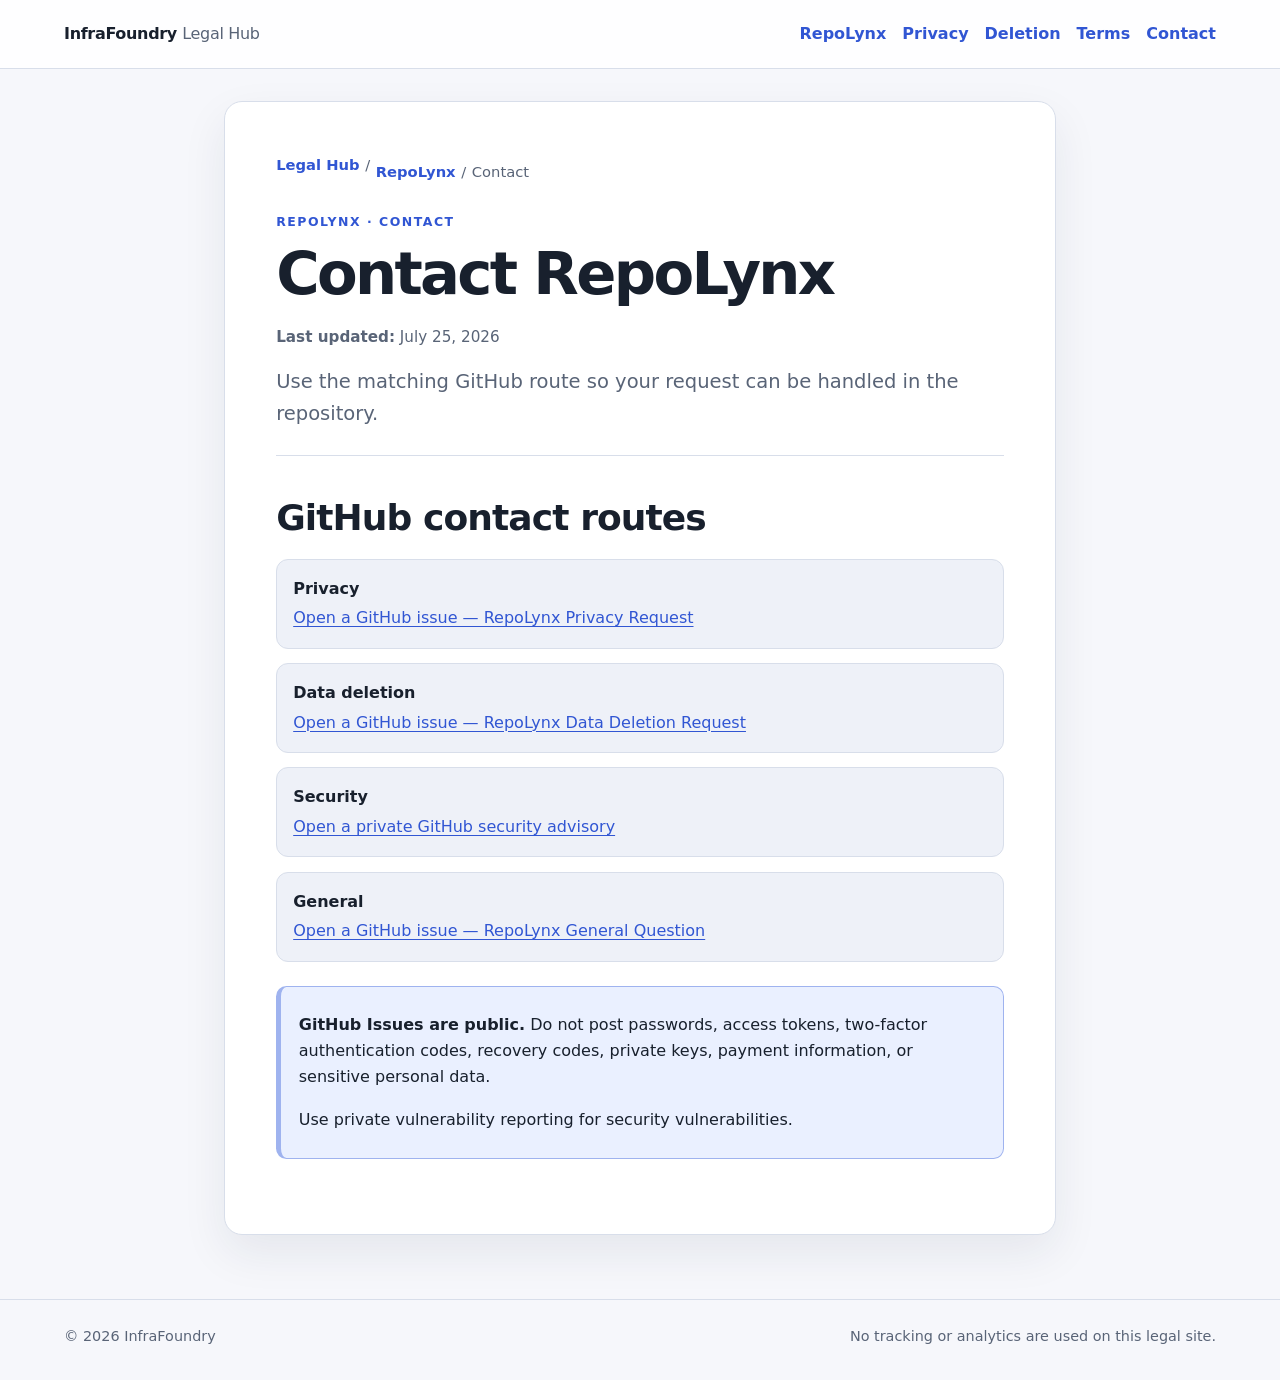
<file: repolynx/contact.html>
<!doctype html>
<html lang="en">
<head>
  <meta charset="utf-8">
  <meta name="viewport" content="width=device-width, initial-scale=1">
  <meta name="color-scheme" content="light dark">
  <title>Contact RepoLynx | InfraFoundry Legal Hub</title>
  <meta name="description" content="Contact routes for RepoLynx privacy, data deletion, security, and general questions.">
  <link rel="canonical" href="https://infrafoundry.github.io/legal-hub/repolynx/contact.html">
  <link rel="icon" href="../assets/favicon.svg" type="image/svg+xml">
  <link rel="stylesheet" href="../assets/styles.css">
</head>
<body>
  <a class="skip-link" href="#content">Skip to content</a>
  <header class="site-header">
    <div class="shell header-row">
      <a class="brand" href="../">InfraFoundry <span>Legal Hub</span></a>
      <nav aria-label="RepoLynx documents">
        <a href="./">RepoLynx</a><a href="privacy.html">Privacy</a><a href="data-deletion.html">Deletion</a><a href="terms.html">Terms</a><a href="contact.html" aria-current="page">Contact</a>
      </nav>
    </div>
  </header>
  <main id="content" class="shell">
    <article>
      <nav class="breadcrumb" aria-label="Breadcrumb">
        <ol><li><a href="../">Legal Hub</a></li><li><a href="./">RepoLynx</a></li><li aria-current="page">Contact</li></ol>
      </nav>
      <div class="hero">
        <p class="eyebrow">RepoLynx · Contact</p>
        <h1 id="english">Contact RepoLynx</h1>
        <p class="meta"><strong>Last updated:</strong> July 25, 2026</p>
        <p class="lede">Use the matching GitHub route so your request can be handled in the repository.</p>
      </div>
      <section aria-labelledby="contacts-en">
        <h2 id="contacts-en">GitHub contact routes</h2>
        <div class="contact-list">
          <div class="contact-item"><strong>Privacy</strong><a href="https://github.com/InfraFoundry/legal-hub/issues/new?title=RepoLynx%20Privacy%20Request">Open a GitHub issue — RepoLynx Privacy Request</a></div>
          <div class="contact-item"><strong>Data deletion</strong><a href="https://github.com/InfraFoundry/legal-hub/issues/new?title=RepoLynx%20Data%20Deletion%20Request">Open a GitHub issue — RepoLynx Data Deletion Request</a></div>
          <div class="contact-item"><strong>Security</strong><a href="https://github.com/InfraFoundry/legal-hub/security/advisories/new">Open a private GitHub security advisory</a></div>
          <div class="contact-item"><strong>General</strong><a href="https://github.com/InfraFoundry/legal-hub/issues/new?title=RepoLynx%20General%20Question">Open a GitHub issue — RepoLynx General Question</a></div>
        </div>
        <aside class="notice">
          <p><strong>GitHub Issues are public.</strong> Do not post passwords, access tokens, two-factor authentication codes, recovery codes, private keys, payment information, or sensitive personal data.</p>
          <p>Use private vulnerability reporting for security vulnerabilities.</p>
        </aside>
      </section>
    </article>
  </main>
  <footer class="site-footer"><div class="shell footer-row"><p>© 2026 InfraFoundry</p><p>No tracking or analytics are used on this legal site.</p></div></footer>
</body>
</html>
</file>
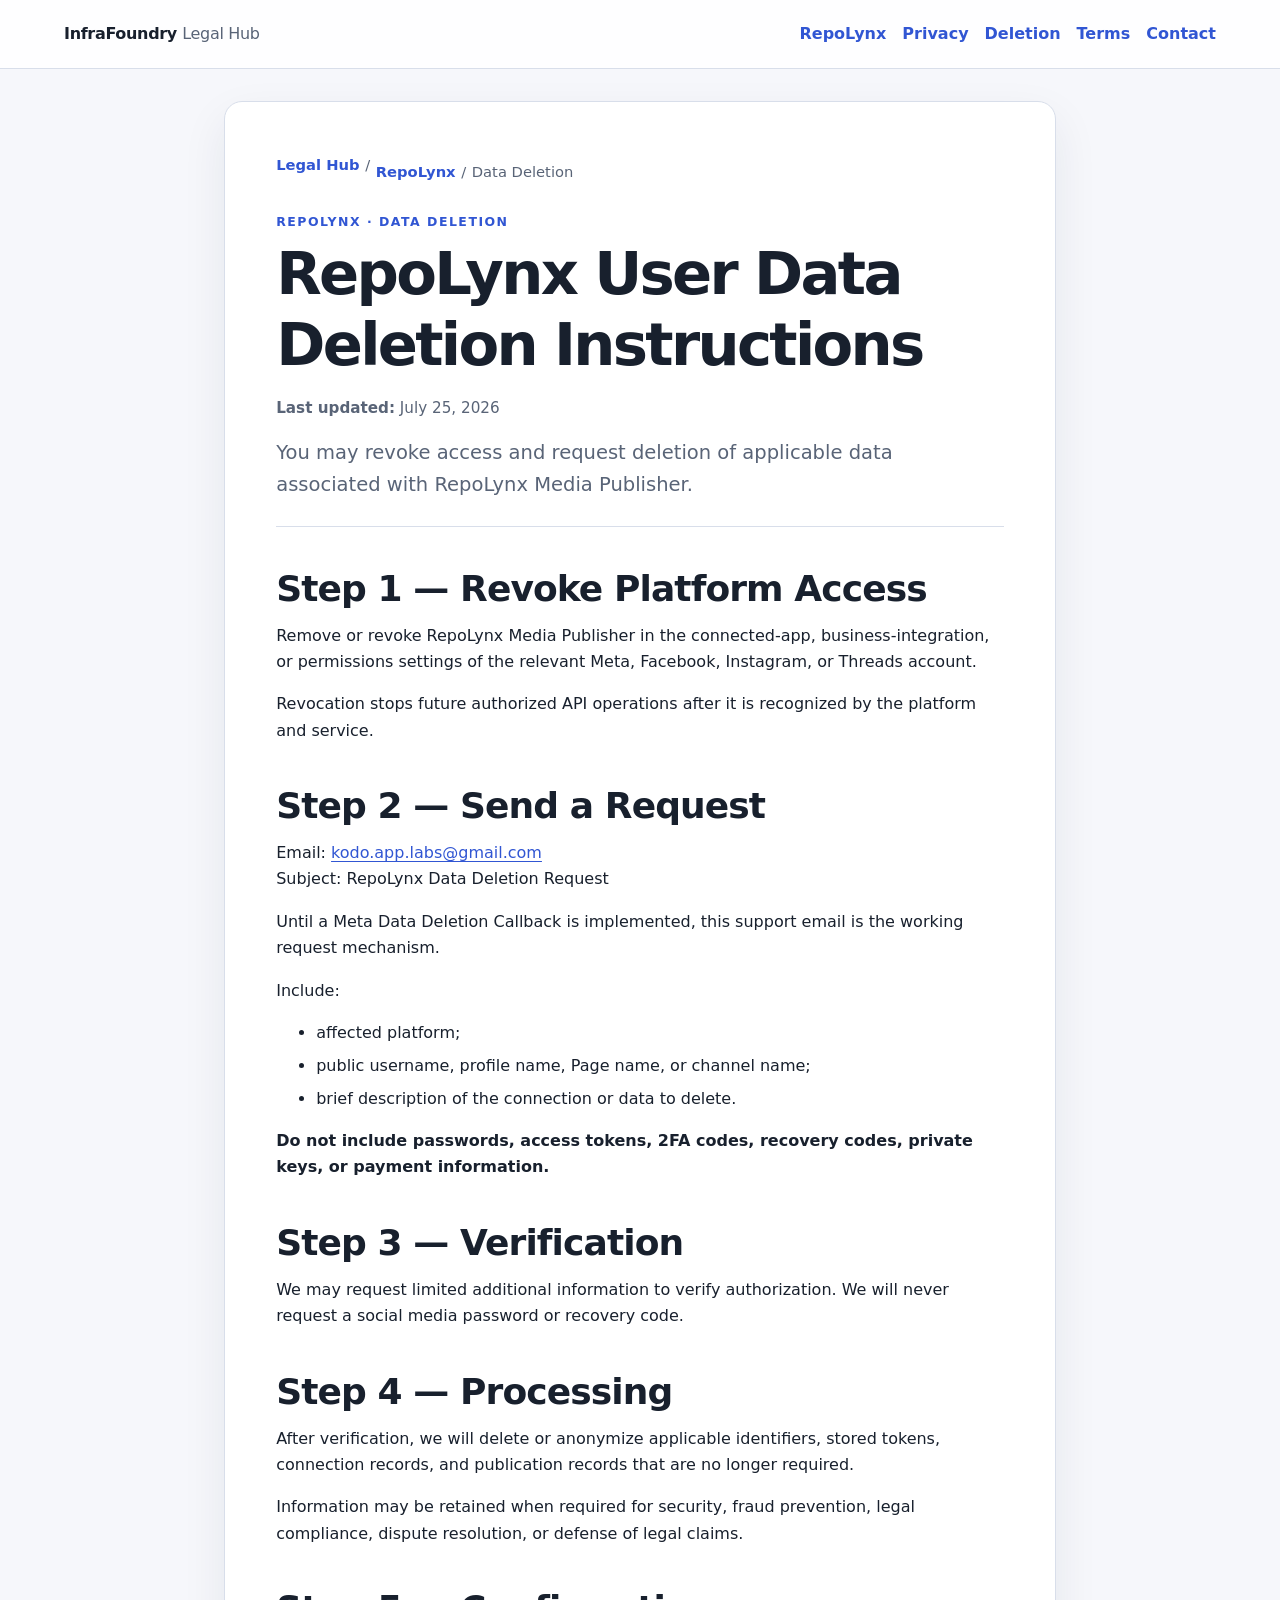
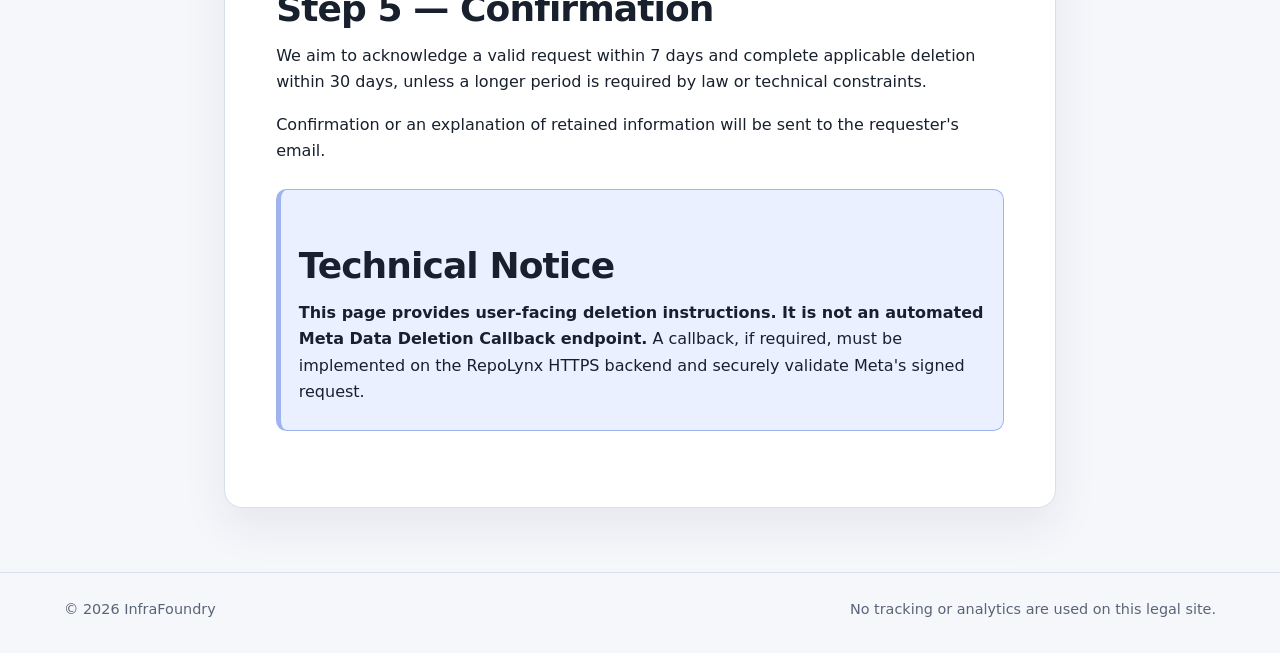
<file: repolynx/data-deletion.html>
<!doctype html>
<html lang="en">
<head>
  <meta charset="utf-8">
  <meta name="viewport" content="width=device-width, initial-scale=1">
  <meta name="color-scheme" content="light dark">
  <title>RepoLynx User Data Deletion Instructions</title>
  <meta name="description" content="How to revoke access and request deletion of applicable data associated with RepoLynx Media Publisher.">
  <link rel="canonical" href="https://infrafoundry.github.io/legal-hub/repolynx/data-deletion.html">
  <link rel="icon" href="../assets/favicon.svg" type="image/svg+xml">
  <link rel="stylesheet" href="../assets/styles.css">
</head>
<body>
  <a class="skip-link" href="#content">Skip to content</a>
  <header class="site-header">
    <div class="shell header-row">
      <a class="brand" href="../">InfraFoundry <span>Legal Hub</span></a>
      <nav aria-label="RepoLynx documents">
        <a href="./">RepoLynx</a><a href="privacy.html">Privacy</a><a href="data-deletion.html" aria-current="page">Deletion</a><a href="terms.html">Terms</a><a href="contact.html">Contact</a>
      </nav>
    </div>
  </header>
  <main id="content" class="shell">
    <article>
      <nav class="breadcrumb" aria-label="Breadcrumb">
        <ol><li><a href="../">Legal Hub</a></li><li><a href="./">RepoLynx</a></li><li aria-current="page">Data Deletion</li></ol>
      </nav>
      <div class="hero">
        <p class="eyebrow">RepoLynx · Data deletion</p>
        <h1 id="english">RepoLynx User Data Deletion Instructions</h1>
        <p class="meta"><strong>Last updated:</strong> July 25, 2026</p>
        <p class="lede">You may revoke access and request deletion of applicable data associated with RepoLynx Media Publisher.</p>
      </div>
      <section aria-labelledby="step-1-en">
        <h2 id="step-1-en">Step 1 — Revoke Platform Access</h2>
        <p>Remove or revoke RepoLynx Media Publisher in the connected-app, business-integration, or permissions settings of the relevant Meta, Facebook, Instagram, or Threads account.</p>
        <p>Revocation stops future authorized API operations after it is recognized by the platform and service.</p>
      </section>
      <section aria-labelledby="step-2-en">
        <h2 id="step-2-en">Step 2 — Send a Request</h2>
        <p>Email: <a href="mailto:kodo.app.labs@gmail.com?subject=RepoLynx%20Data%20Deletion%20Request">kodo.app.labs@gmail.com</a><br>
        Subject: RepoLynx Data Deletion Request</p>
        <p>Until a Meta Data Deletion Callback is implemented, this support email is the working request mechanism.</p>
        <p>Include:</p>
        <ul>
          <li>affected platform;</li>
          <li>public username, profile name, Page name, or channel name;</li>
          <li>brief description of the connection or data to delete.</li>
        </ul>
        <p><strong>Do not include passwords, access tokens, 2FA codes, recovery codes, private keys, or payment information.</strong></p>
      </section>
      <section aria-labelledby="step-3-en">
        <h2 id="step-3-en">Step 3 — Verification</h2>
        <p>We may request limited additional information to verify authorization. We will never request a social media password or recovery code.</p>
      </section>
      <section aria-labelledby="step-4-en">
        <h2 id="step-4-en">Step 4 — Processing</h2>
        <p>After verification, we will delete or anonymize applicable identifiers, stored tokens, connection records, and publication records that are no longer required.</p>
        <p>Information may be retained when required for security, fraud prevention, legal compliance, dispute resolution, or defense of legal claims.</p>
      </section>
      <section aria-labelledby="step-5-en">
        <h2 id="step-5-en">Step 5 — Confirmation</h2>
        <p>We aim to acknowledge a valid request within 7 days and complete applicable deletion within 30 days, unless a longer period is required by law or technical constraints.</p>
        <p>Confirmation or an explanation of retained information will be sent to the requester's email.</p>
      </section>
      <aside class="notice" aria-labelledby="notice-en">
        <h2 id="notice-en">Technical Notice</h2>
        <p><strong>This page provides user-facing deletion instructions. It is not an automated Meta Data Deletion Callback endpoint.</strong> A callback, if required, must be implemented on the RepoLynx HTTPS backend and securely validate Meta's signed request.</p>
      </aside>

    </article>
  </main>
  <footer class="site-footer"><div class="shell footer-row"><p>© 2026 InfraFoundry</p><p>No tracking or analytics are used on this legal site.</p></div></footer>
</body>
</html>
</file>
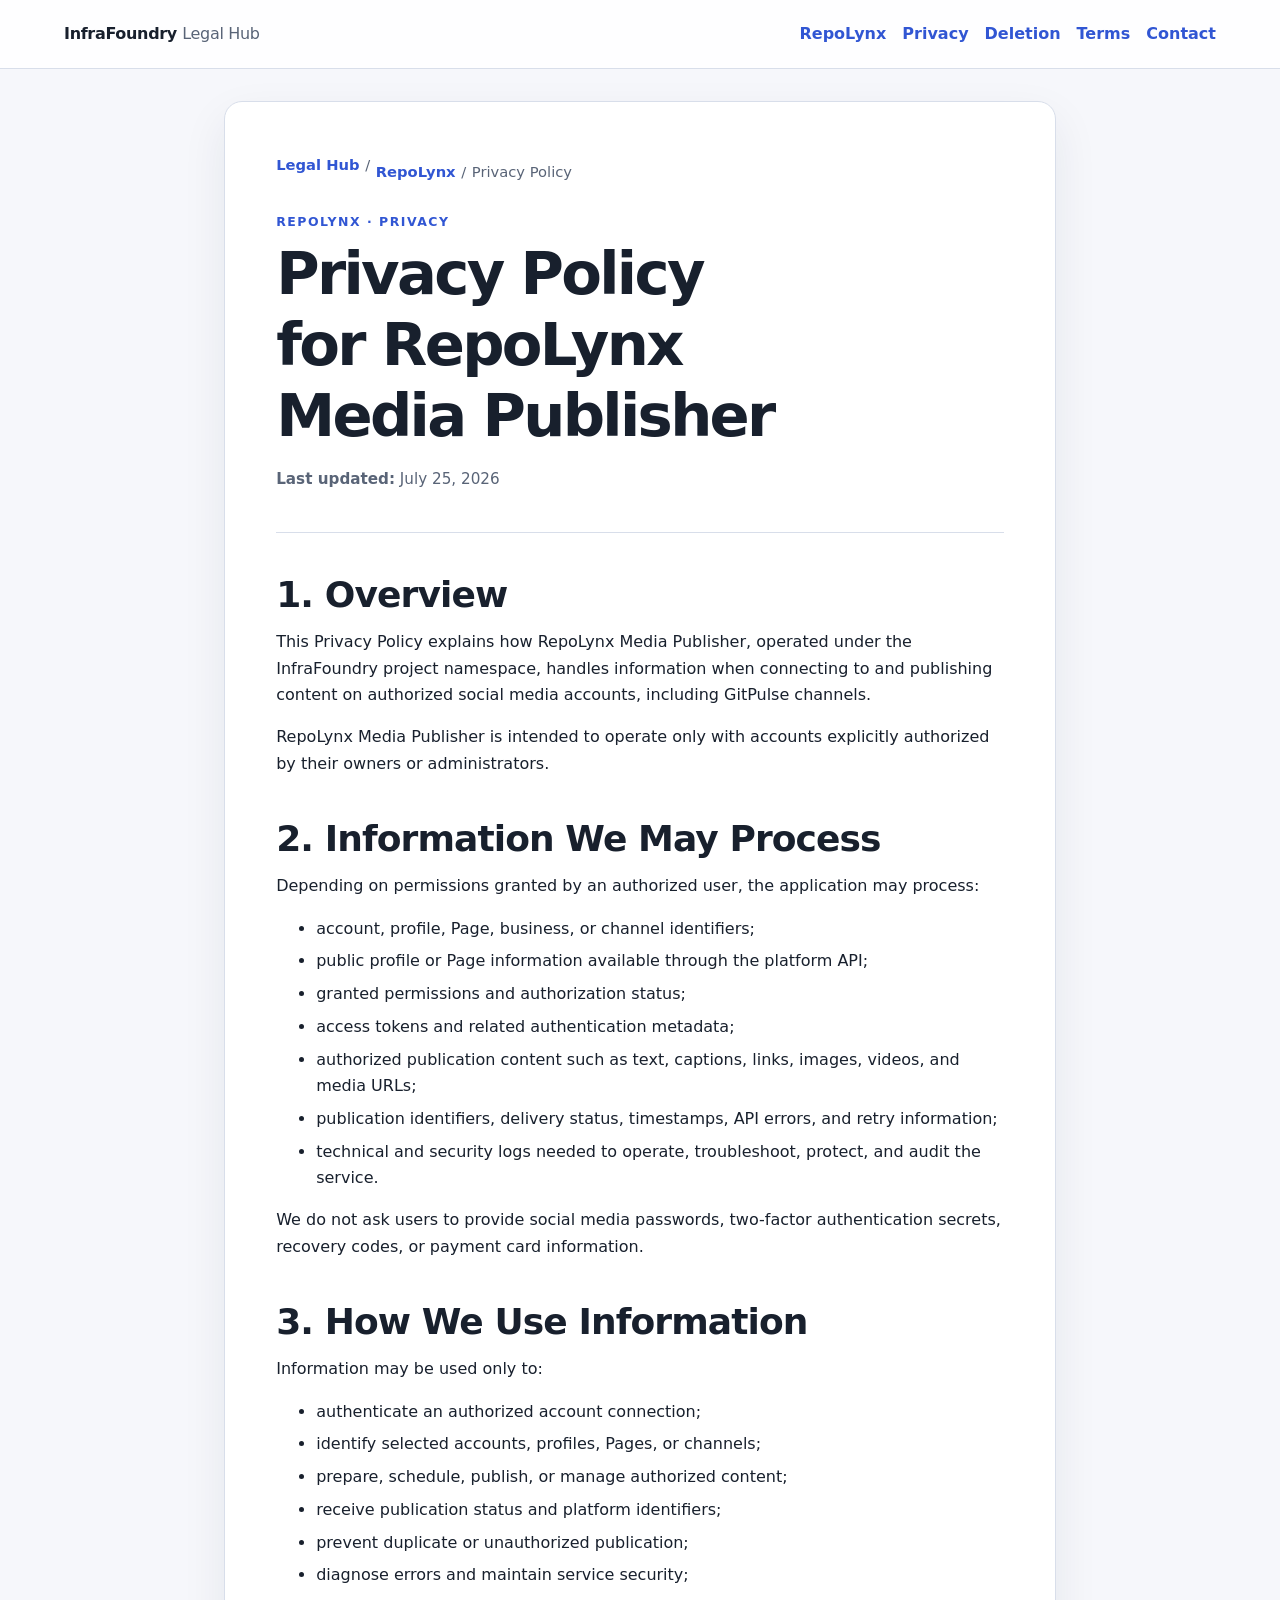
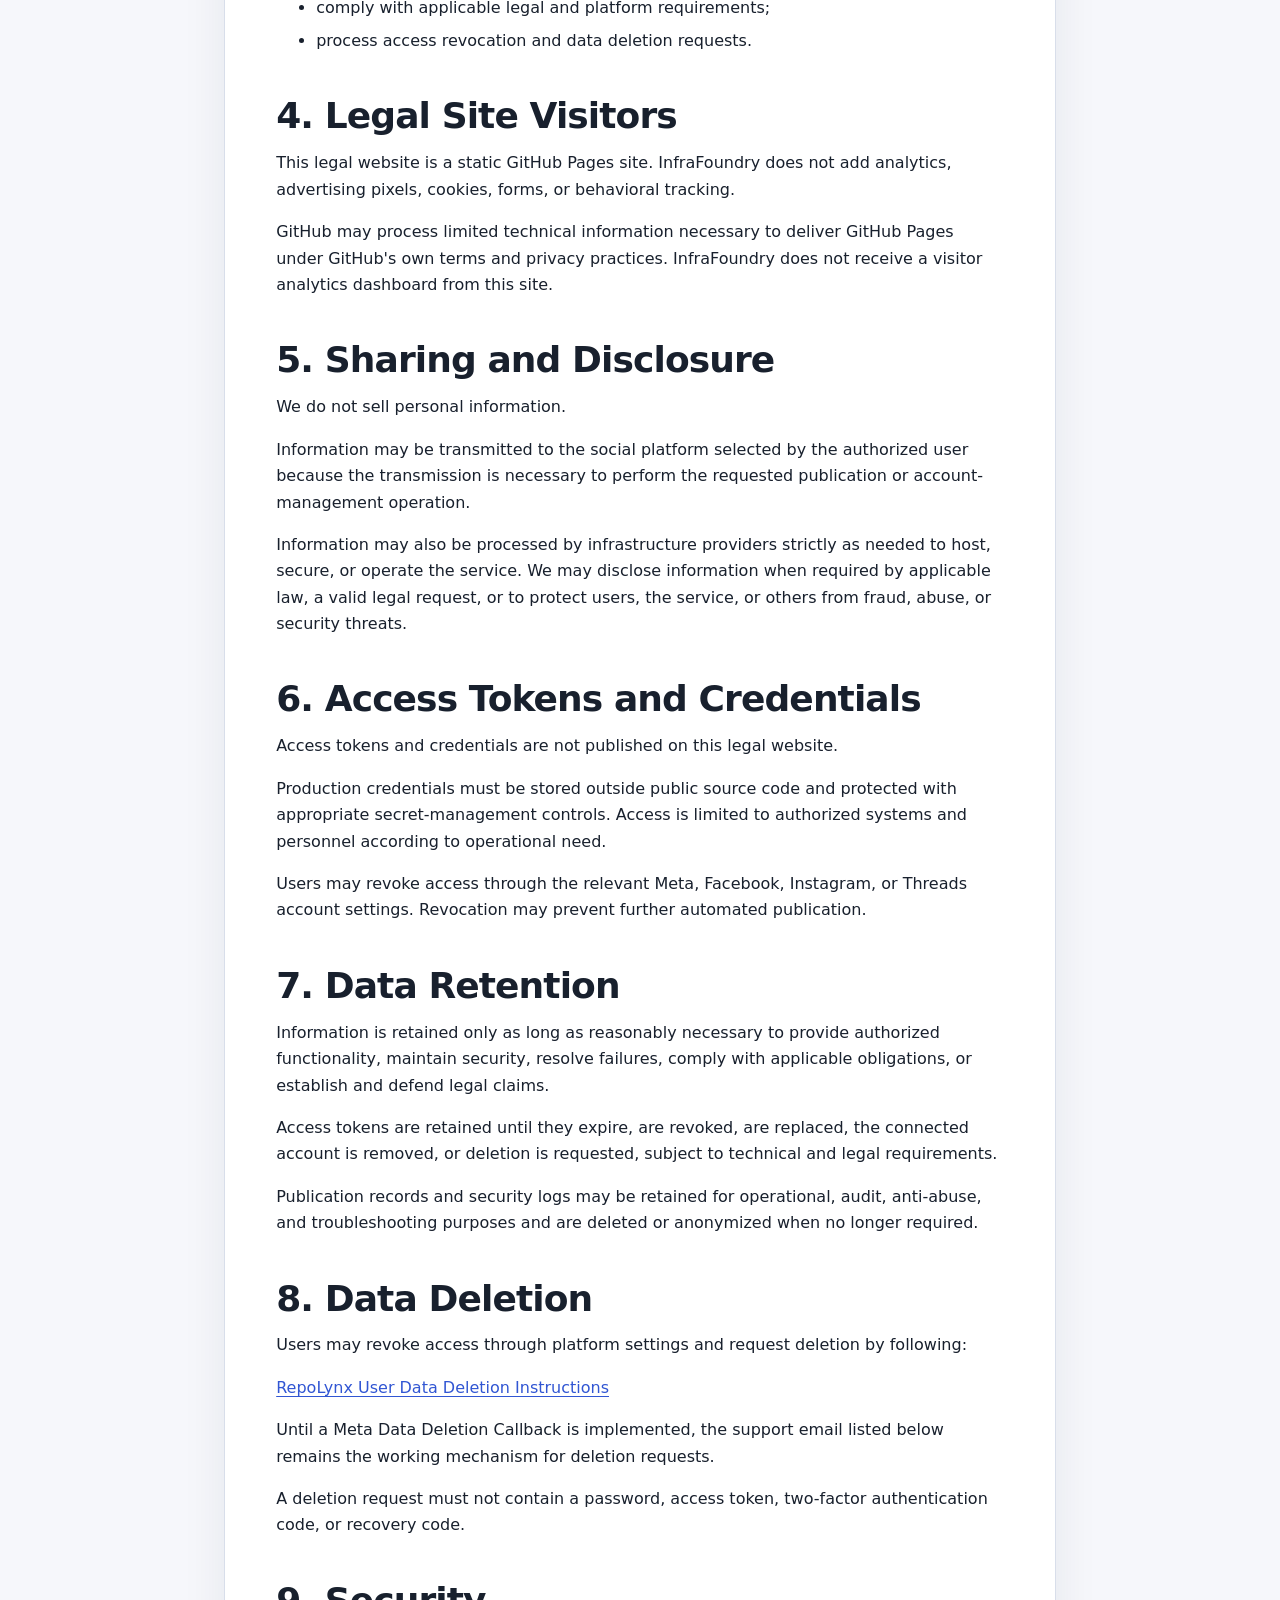
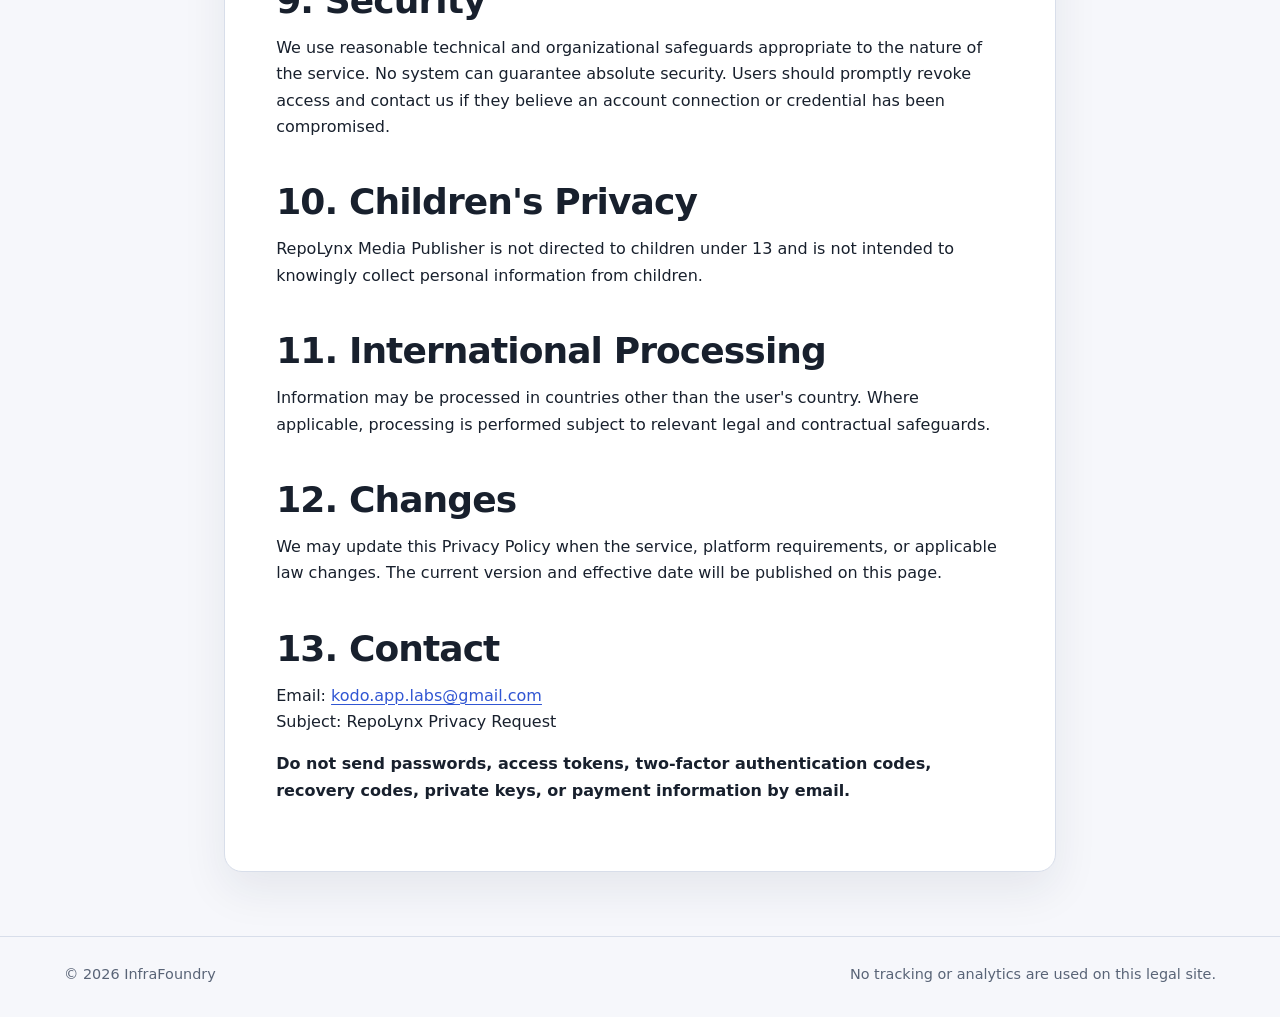
<file: repolynx/privacy.html>
<!doctype html>
<html lang="en">
<head>
  <meta charset="utf-8">
  <meta name="viewport" content="width=device-width, initial-scale=1">
  <meta name="color-scheme" content="light dark">
  <title>Privacy Policy for RepoLynx Media Publisher</title>
  <meta name="description" content="Privacy Policy for RepoLynx Media Publisher, operated under the InfraFoundry project namespace.">
  <link rel="canonical" href="https://infrafoundry.github.io/legal-hub/repolynx/privacy.html">
  <link rel="icon" href="../assets/favicon.svg" type="image/svg+xml">
  <link rel="stylesheet" href="../assets/styles.css">
</head>
<body>
  <a class="skip-link" href="#content">Skip to content</a>
  <header class="site-header">
    <div class="shell header-row">
      <a class="brand" href="../">InfraFoundry <span>Legal Hub</span></a>
      <nav aria-label="RepoLynx documents">
        <a href="./">RepoLynx</a>
        <a href="privacy.html" aria-current="page">Privacy</a>
        <a href="data-deletion.html">Deletion</a>
        <a href="terms.html">Terms</a>
        <a href="contact.html">Contact</a>
      </nav>
    </div>
  </header>
  <main id="content" class="shell">
    <article>
      <nav class="breadcrumb" aria-label="Breadcrumb">
        <ol><li><a href="../">Legal Hub</a></li><li><a href="./">RepoLynx</a></li><li aria-current="page">Privacy Policy</li></ol>
      </nav>
      <div class="hero">
        <p class="eyebrow">RepoLynx · Privacy</p>
        <h1 id="english">Privacy Policy for RepoLynx Media Publisher</h1>
        <p class="meta"><strong>Last updated:</strong> July 25, 2026</p>
      </div>

      <section aria-labelledby="overview-en">
        <h2 id="overview-en">1. Overview</h2>
        <p>This Privacy Policy explains how RepoLynx Media Publisher, operated under the InfraFoundry project namespace, handles information when connecting to and publishing content on authorized social media accounts, including GitPulse channels.</p>
        <p>RepoLynx Media Publisher is intended to operate only with accounts explicitly authorized by their owners or administrators.</p>
      </section>
      <section aria-labelledby="information-en">
        <h2 id="information-en">2. Information We May Process</h2>
        <p>Depending on permissions granted by an authorized user, the application may process:</p>
        <ul>
          <li>account, profile, Page, business, or channel identifiers;</li>
          <li>public profile or Page information available through the platform API;</li>
          <li>granted permissions and authorization status;</li>
          <li>access tokens and related authentication metadata;</li>
          <li>authorized publication content such as text, captions, links, images, videos, and media URLs;</li>
          <li>publication identifiers, delivery status, timestamps, API errors, and retry information;</li>
          <li>technical and security logs needed to operate, troubleshoot, protect, and audit the service.</li>
        </ul>
        <p>We do not ask users to provide social media passwords, two-factor authentication secrets, recovery codes, or payment card information.</p>
      </section>
      <section aria-labelledby="use-en">
        <h2 id="use-en">3. How We Use Information</h2>
        <p>Information may be used only to:</p>
        <ul>
          <li>authenticate an authorized account connection;</li>
          <li>identify selected accounts, profiles, Pages, or channels;</li>
          <li>prepare, schedule, publish, or manage authorized content;</li>
          <li>receive publication status and platform identifiers;</li>
          <li>prevent duplicate or unauthorized publication;</li>
          <li>diagnose errors and maintain service security;</li>
          <li>comply with applicable legal and platform requirements;</li>
          <li>process access revocation and data deletion requests.</li>
        </ul>
      </section>
      <section aria-labelledby="visitors-en">
        <h2 id="visitors-en">4. Legal Site Visitors</h2>
        <p>This legal website is a static GitHub Pages site. InfraFoundry does not add analytics, advertising pixels, cookies, forms, or behavioral tracking.</p>
        <p>GitHub may process limited technical information necessary to deliver GitHub Pages under GitHub's own terms and privacy practices. InfraFoundry does not receive a visitor analytics dashboard from this site.</p>
      </section>
      <section aria-labelledby="sharing-en">
        <h2 id="sharing-en">5. Sharing and Disclosure</h2>
        <p>We do not sell personal information.</p>
        <p>Information may be transmitted to the social platform selected by the authorized user because the transmission is necessary to perform the requested publication or account-management operation.</p>
        <p>Information may also be processed by infrastructure providers strictly as needed to host, secure, or operate the service. We may disclose information when required by applicable law, a valid legal request, or to protect users, the service, or others from fraud, abuse, or security threats.</p>
      </section>
      <section aria-labelledby="tokens-en">
        <h2 id="tokens-en">6. Access Tokens and Credentials</h2>
        <p>Access tokens and credentials are not published on this legal website.</p>
        <p>Production credentials must be stored outside public source code and protected with appropriate secret-management controls. Access is limited to authorized systems and personnel according to operational need.</p>
        <p>Users may revoke access through the relevant Meta, Facebook, Instagram, or Threads account settings. Revocation may prevent further automated publication.</p>
      </section>
      <section aria-labelledby="retention-en">
        <h2 id="retention-en">7. Data Retention</h2>
        <p>Information is retained only as long as reasonably necessary to provide authorized functionality, maintain security, resolve failures, comply with applicable obligations, or establish and defend legal claims.</p>
        <p>Access tokens are retained until they expire, are revoked, are replaced, the connected account is removed, or deletion is requested, subject to technical and legal requirements.</p>
        <p>Publication records and security logs may be retained for operational, audit, anti-abuse, and troubleshooting purposes and are deleted or anonymized when no longer required.</p>
      </section>
      <section aria-labelledby="deletion-en">
        <h2 id="deletion-en">8. Data Deletion</h2>
        <p>Users may revoke access through platform settings and request deletion by following:</p>
        <p><a href="https://infrafoundry.github.io/legal-hub/repolynx/data-deletion.html">RepoLynx User Data Deletion Instructions</a></p>
        <p>Until a Meta Data Deletion Callback is implemented, the support email listed below remains the working mechanism for deletion requests.</p>
        <p>A deletion request must not contain a password, access token, two-factor authentication code, or recovery code.</p>
      </section>
      <section aria-labelledby="security-en">
        <h2 id="security-en">9. Security</h2>
        <p>We use reasonable technical and organizational safeguards appropriate to the nature of the service. No system can guarantee absolute security. Users should promptly revoke access and contact us if they believe an account connection or credential has been compromised.</p>
      </section>
      <section aria-labelledby="children-en">
        <h2 id="children-en">10. Children's Privacy</h2>
        <p>RepoLynx Media Publisher is not directed to children under 13 and is not intended to knowingly collect personal information from children.</p>
      </section>
      <section aria-labelledby="international-en">
        <h2 id="international-en">11. International Processing</h2>
        <p>Information may be processed in countries other than the user's country. Where applicable, processing is performed subject to relevant legal and contractual safeguards.</p>
      </section>
      <section aria-labelledby="changes-en">
        <h2 id="changes-en">12. Changes</h2>
        <p>We may update this Privacy Policy when the service, platform requirements, or applicable law changes. The current version and effective date will be published on this page.</p>
      </section>
      <section aria-labelledby="contact-en">
        <h2 id="contact-en">13. Contact</h2>
        <p>Email: <a href="mailto:kodo.app.labs@gmail.com?subject=RepoLynx%20Privacy%20Request">kodo.app.labs@gmail.com</a><br>
        Subject: RepoLynx Privacy Request</p>
        <p><strong>Do not send passwords, access tokens, two-factor authentication codes, recovery codes, private keys, or payment information by email.</strong></p>
      </section>

    </article>
  </main>
  <footer class="site-footer"><div class="shell footer-row"><p>© 2026 InfraFoundry</p><p>No tracking or analytics are used on this legal site.</p></div></footer>
</body>
</html>
</file>
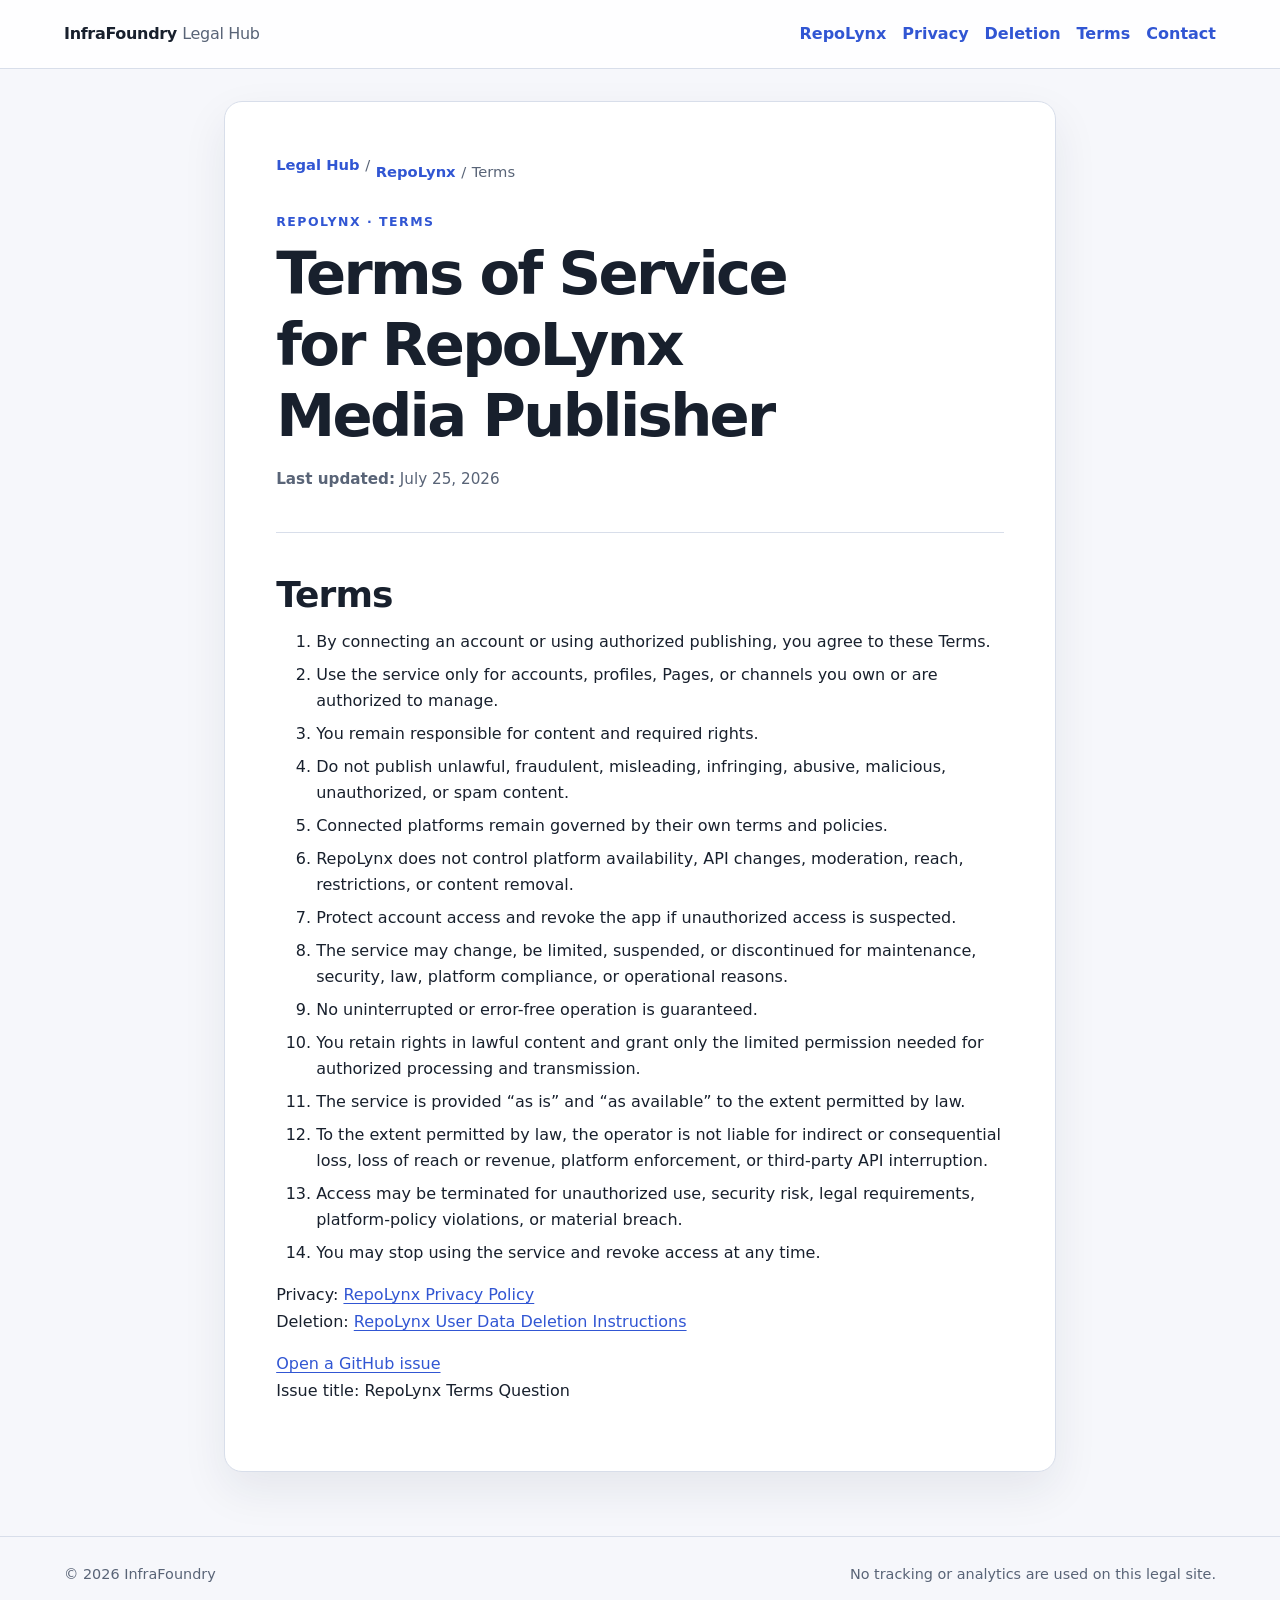
<file: repolynx/terms.html>
<!doctype html>
<html lang="en">
<head>
  <meta charset="utf-8">
  <meta name="viewport" content="width=device-width, initial-scale=1">
  <meta name="color-scheme" content="light dark">
  <title>Terms of Service for RepoLynx Media Publisher</title>
  <meta name="description" content="Terms of Service for authorized use of RepoLynx Media Publisher.">
  <link rel="canonical" href="https://infrafoundry.github.io/legal-hub/repolynx/terms.html">
  <link rel="icon" href="../assets/favicon.svg" type="image/svg+xml">
  <link rel="stylesheet" href="../assets/styles.css">
</head>
<body>
  <a class="skip-link" href="#content">Skip to content</a>
  <header class="site-header">
    <div class="shell header-row">
      <a class="brand" href="../">InfraFoundry <span>Legal Hub</span></a>
      <nav aria-label="RepoLynx documents">
        <a href="./">RepoLynx</a><a href="privacy.html">Privacy</a><a href="data-deletion.html">Deletion</a><a href="terms.html" aria-current="page">Terms</a><a href="contact.html">Contact</a>
      </nav>
    </div>
  </header>
  <main id="content" class="shell">
    <article>
      <nav class="breadcrumb" aria-label="Breadcrumb">
        <ol><li><a href="../">Legal Hub</a></li><li><a href="./">RepoLynx</a></li><li aria-current="page">Terms</li></ol>
      </nav>
      <div class="hero">
        <p class="eyebrow">RepoLynx · Terms</p>
        <h1 id="english">Terms of Service for RepoLynx Media Publisher</h1>
        <p class="meta"><strong>Last updated:</strong> July 25, 2026</p>
      </div>
      <section aria-labelledby="terms-en">
        <h2 id="terms-en">Terms</h2>
        <ol>
          <li>By connecting an account or using authorized publishing, you agree to these Terms.</li>
          <li>Use the service only for accounts, profiles, Pages, or channels you own or are authorized to manage.</li>
          <li>You remain responsible for content and required rights.</li>
          <li>Do not publish unlawful, fraudulent, misleading, infringing, abusive, malicious, unauthorized, or spam content.</li>
          <li>Connected platforms remain governed by their own terms and policies.</li>
          <li>RepoLynx does not control platform availability, API changes, moderation, reach, restrictions, or content removal.</li>
          <li>Protect account access and revoke the app if unauthorized access is suspected.</li>
          <li>The service may change, be limited, suspended, or discontinued for maintenance, security, law, platform compliance, or operational reasons.</li>
          <li>No uninterrupted or error-free operation is guaranteed.</li>
          <li>You retain rights in lawful content and grant only the limited permission needed for authorized processing and transmission.</li>
          <li>The service is provided “as is” and “as available” to the extent permitted by law.</li>
          <li>To the extent permitted by law, the operator is not liable for indirect or consequential loss, loss of reach or revenue, platform enforcement, or third-party API interruption.</li>
          <li>Access may be terminated for unauthorized use, security risk, legal requirements, platform-policy violations, or material breach.</li>
          <li>You may stop using the service and revoke access at any time.</li>
        </ol>
        <p>Privacy: <a href="https://infrafoundry.github.io/legal-hub/repolynx/privacy.html">RepoLynx Privacy Policy</a><br>
        Deletion: <a href="https://infrafoundry.github.io/legal-hub/repolynx/data-deletion.html">RepoLynx User Data Deletion Instructions</a></p>
        <p><a href="https://github.com/InfraFoundry/legal-hub/issues/new?title=RepoLynx%20Terms%20Question">Open a GitHub issue</a><br>
        Issue title: RepoLynx Terms Question</p>
      </section>
    </article>
  </main>
  <footer class="site-footer"><div class="shell footer-row"><p>© 2026 InfraFoundry</p><p>No tracking or analytics are used on this legal site.</p></div></footer>
</body>
</html>
</file>
<file: assets/styles.css>
:root {
  color-scheme: light dark;
  --bg: #f6f7fb;
  --surface: #ffffff;
  --surface-soft: #eef1f8;
  --text: #18202d;
  --muted: #596477;
  --border: #d8deea;
  --accent: #3156d3;
  --accent-strong: #1f3da5;
  --focus: #f0a326;
  --notice: #eaf0ff;
  --notice-border: #9fb3ef;
  --shadow: 0 18px 45px rgba(25, 37, 70, 0.08);
  --radius: 18px;
  --shell: 72rem;
}

* {
  box-sizing: border-box;
}

html {
  scroll-behavior: smooth;
}

body {
  margin: 0;
  min-width: 20rem;
  background: var(--bg);
  color: var(--text);
  font-family: system-ui, -apple-system, BlinkMacSystemFont, "Segoe UI", sans-serif;
  font-size: 1rem;
  line-height: 1.65;
}

a {
  color: var(--accent);
  text-underline-offset: 0.18em;
  text-decoration-thickness: 0.08em;
}

a:hover {
  color: var(--accent-strong);
}

a:focus-visible {
  outline: 3px solid var(--focus);
  outline-offset: 4px;
  border-radius: 0.15rem;
}

.skip-link {
  position: fixed;
  top: 0.75rem;
  left: 0.75rem;
  z-index: 10;
  padding: 0.65rem 0.9rem;
  transform: translateY(-200%);
  border-radius: 0.5rem;
  background: var(--text);
  color: var(--surface);
}

.skip-link:focus {
  transform: translateY(0);
}

.shell {
  width: min(calc(100% - 2rem), var(--shell));
  margin-inline: auto;
}

.site-header {
  border-bottom: 1px solid var(--border);
  background: color-mix(in srgb, var(--surface) 92%, transparent);
}

.header-row,
.footer-row {
  display: flex;
  align-items: center;
  justify-content: space-between;
  gap: 1rem 2rem;
}

.header-row {
  min-height: 4.25rem;
}

.brand {
  color: var(--text);
  font-weight: 760;
  letter-spacing: -0.02em;
  text-decoration: none;
}

.brand span {
  color: var(--muted);
  font-weight: 520;
}

nav {
  display: flex;
  flex-wrap: wrap;
  gap: 0.5rem 1rem;
}

nav a {
  font-weight: 650;
  text-decoration: none;
}

main {
  padding-block: 2rem 4rem;
}

article {
  max-width: 52rem;
  margin-inline: auto;
  padding: clamp(1.25rem, 4vw, 3.25rem);
  border: 1px solid var(--border);
  border-radius: var(--radius);
  background: var(--surface);
  box-shadow: var(--shadow);
}

.hero {
  padding-bottom: 1.5rem;
  border-bottom: 1px solid var(--border);
}

.eyebrow,
.card-kicker {
  margin: 0 0 0.35rem;
  color: var(--accent);
  font-size: 0.78rem;
  font-weight: 780;
  letter-spacing: 0.12em;
  text-transform: uppercase;
}

h1,
h2,
h3,
h4 {
  line-height: 1.2;
  text-wrap: balance;
}

h1 {
  margin: 0.25rem 0 1rem;
  font-size: clamp(2.1rem, 8vw, 3.7rem);
  letter-spacing: -0.045em;
}

h2 {
  margin: 2.5rem 0 0.8rem;
  font-size: clamp(1.55rem, 5vw, 2.25rem);
  letter-spacing: -0.025em;
}

h3 {
  margin: 2rem 0 0.55rem;
  font-size: 1.25rem;
}

h4 {
  margin: 0.2rem 0 0.5rem;
  font-size: 1.1rem;
}

p,
ul,
ol {
  margin-block: 0.65rem 1rem;
}

li + li {
  margin-top: 0.4rem;
}

.lede {
  max-width: 44rem;
  margin-bottom: 0;
  color: var(--muted);
  font-size: clamp(1.05rem, 3vw, 1.22rem);
}

.breadcrumb {
  margin: 0 0 1.75rem;
  color: var(--muted);
  font-size: 0.92rem;
}

.breadcrumb ol {
  display: flex;
  flex-wrap: wrap;
  gap: 0.35rem;
  margin: 0;
  padding: 0;
  list-style: none;
}

.breadcrumb li:not(:last-child)::after {
  margin-left: 0.35rem;
  content: "/";
  color: var(--muted);
}

.button-link {
  display: inline-block;
  padding: 0.42rem 0.75rem;
  border: 1px solid var(--border);
  border-radius: 999px;
  background: var(--surface-soft);
  font-weight: 680;
  text-decoration: none;
}

.project-grid {
  display: grid;
  grid-template-columns: repeat(2, minmax(0, 1fr));
  gap: 1rem;
  margin-top: 1rem;
}

.card {
  padding: 1.2rem;
  border: 1px solid var(--border);
  border-radius: 0.9rem;
  background: var(--surface-soft);
}

.card h3,
.card h4 {
  margin-top: 0.1rem;
}

.link-list {
  padding-left: 1.15rem;
}

.notice {
  margin-block: 1.5rem;
  padding: 0.9rem 1.1rem;
  border: 1px solid var(--notice-border);
  border-left-width: 0.35rem;
  border-radius: 0.65rem;
  background: var(--notice);
}

.notice p:last-child {
  margin-bottom: 0.65rem;
}

.meta {
  color: var(--muted);
  font-size: 0.95rem;
}

.contact-list {
  display: grid;
  gap: 0.9rem;
  margin: 1.25rem 0;
}

.contact-item {
  padding: 1rem;
  border: 1px solid var(--border);
  border-radius: 0.75rem;
  background: var(--surface-soft);
}

.contact-item strong {
  display: block;
  margin-bottom: 0.2rem;
}

.site-footer {
  border-top: 1px solid var(--border);
  color: var(--muted);
  font-size: 0.9rem;
}

.footer-row {
  min-height: 5rem;
}

code {
  overflow-wrap: anywhere;
}

@media (max-width: 42rem) {
  .header-row,
  .footer-row {
    align-items: flex-start;
    flex-direction: column;
  }

  .header-row {
    padding-block: 0.85rem;
  }

  .footer-row {
    padding-block: 1.2rem;
  }

  .footer-row p {
    margin: 0;
  }

  .project-grid {
    grid-template-columns: 1fr;
  }

  main {
    padding-top: 1rem;
  }

  article {
    border-radius: 0.9rem;
  }
}

@media (prefers-color-scheme: dark) {
  :root {
    --bg: #0f1420;
    --surface: #171e2c;
    --surface-soft: #20293a;
    --text: #edf1f8;
    --muted: #b4bfd0;
    --border: #344056;
    --accent: #9eb4ff;
    --accent-strong: #cad5ff;
    --focus: #ffc15a;
    --notice: #1d2c4e;
    --notice-border: #657fc4;
    --shadow: 0 18px 45px rgba(0, 0, 0, 0.24);
  }
}

@media (prefers-reduced-motion: reduce) {
  html {
    scroll-behavior: auto;
  }
}
</file>
